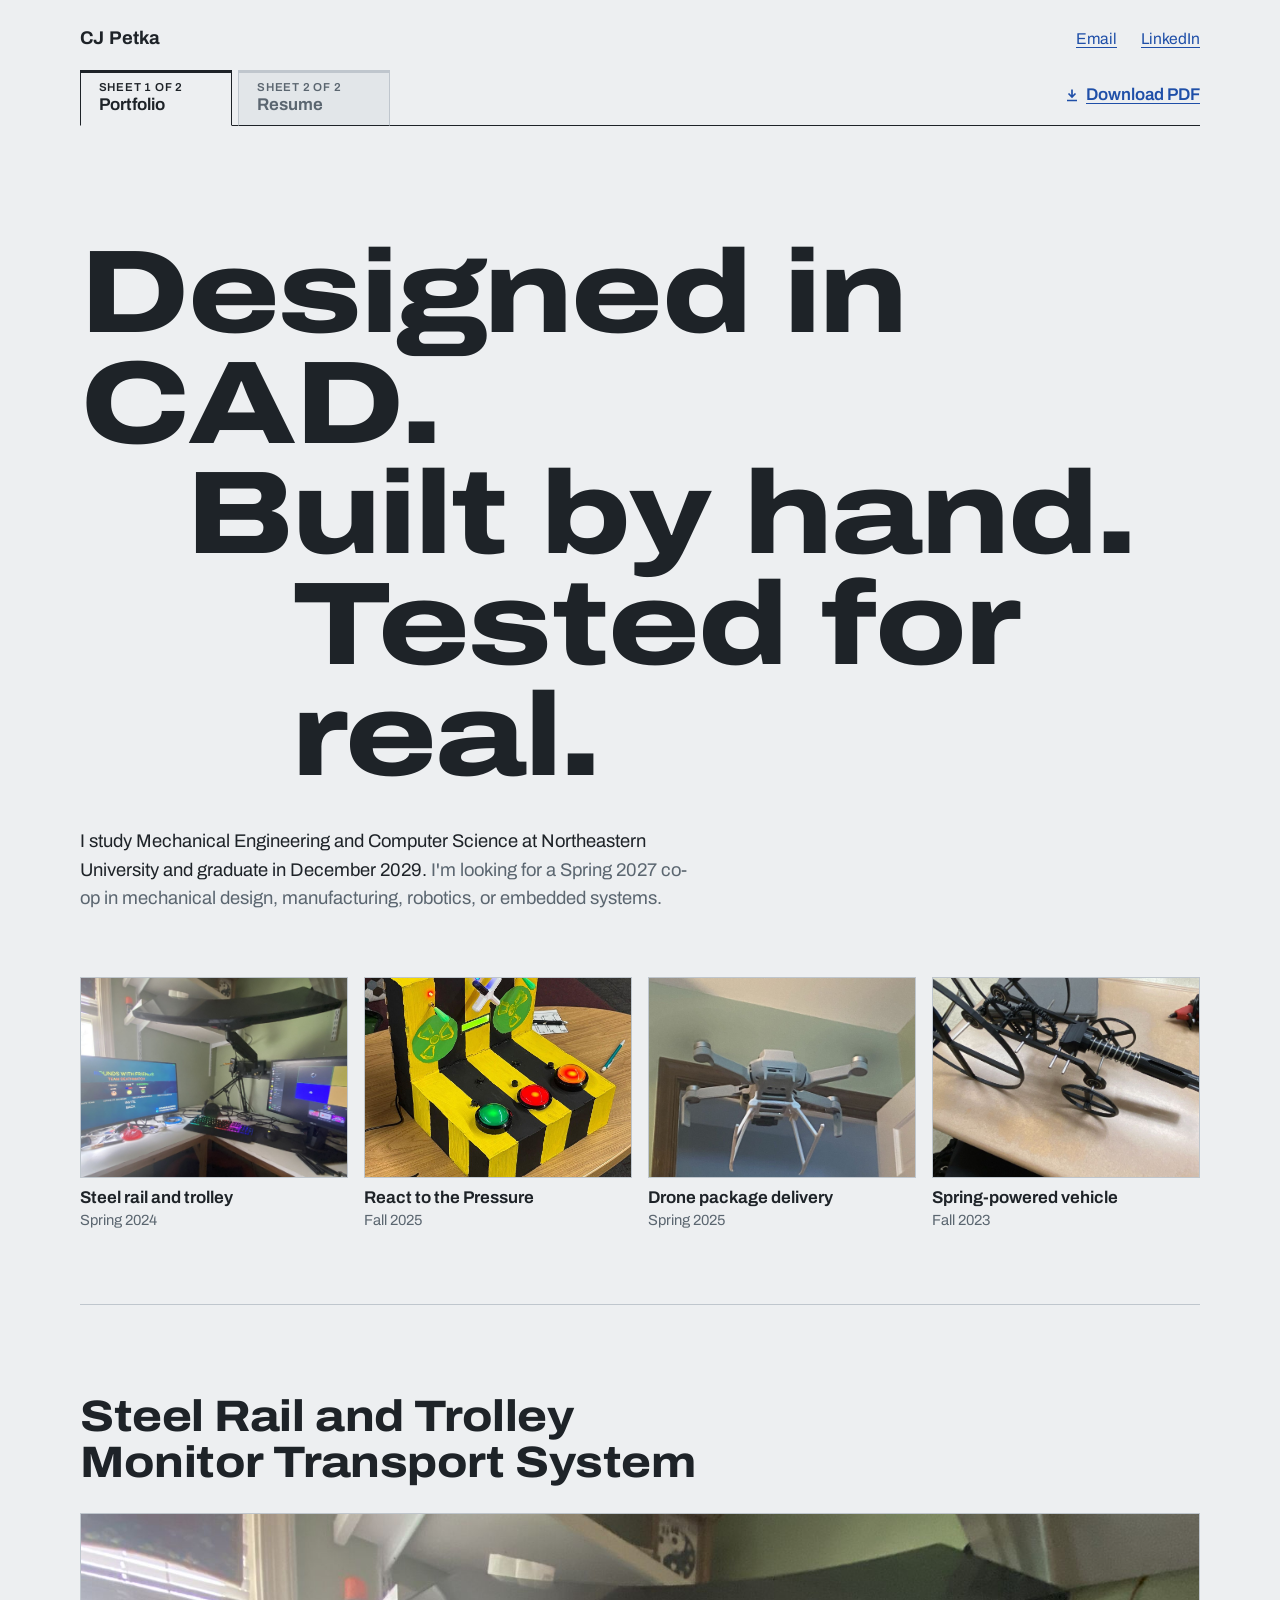
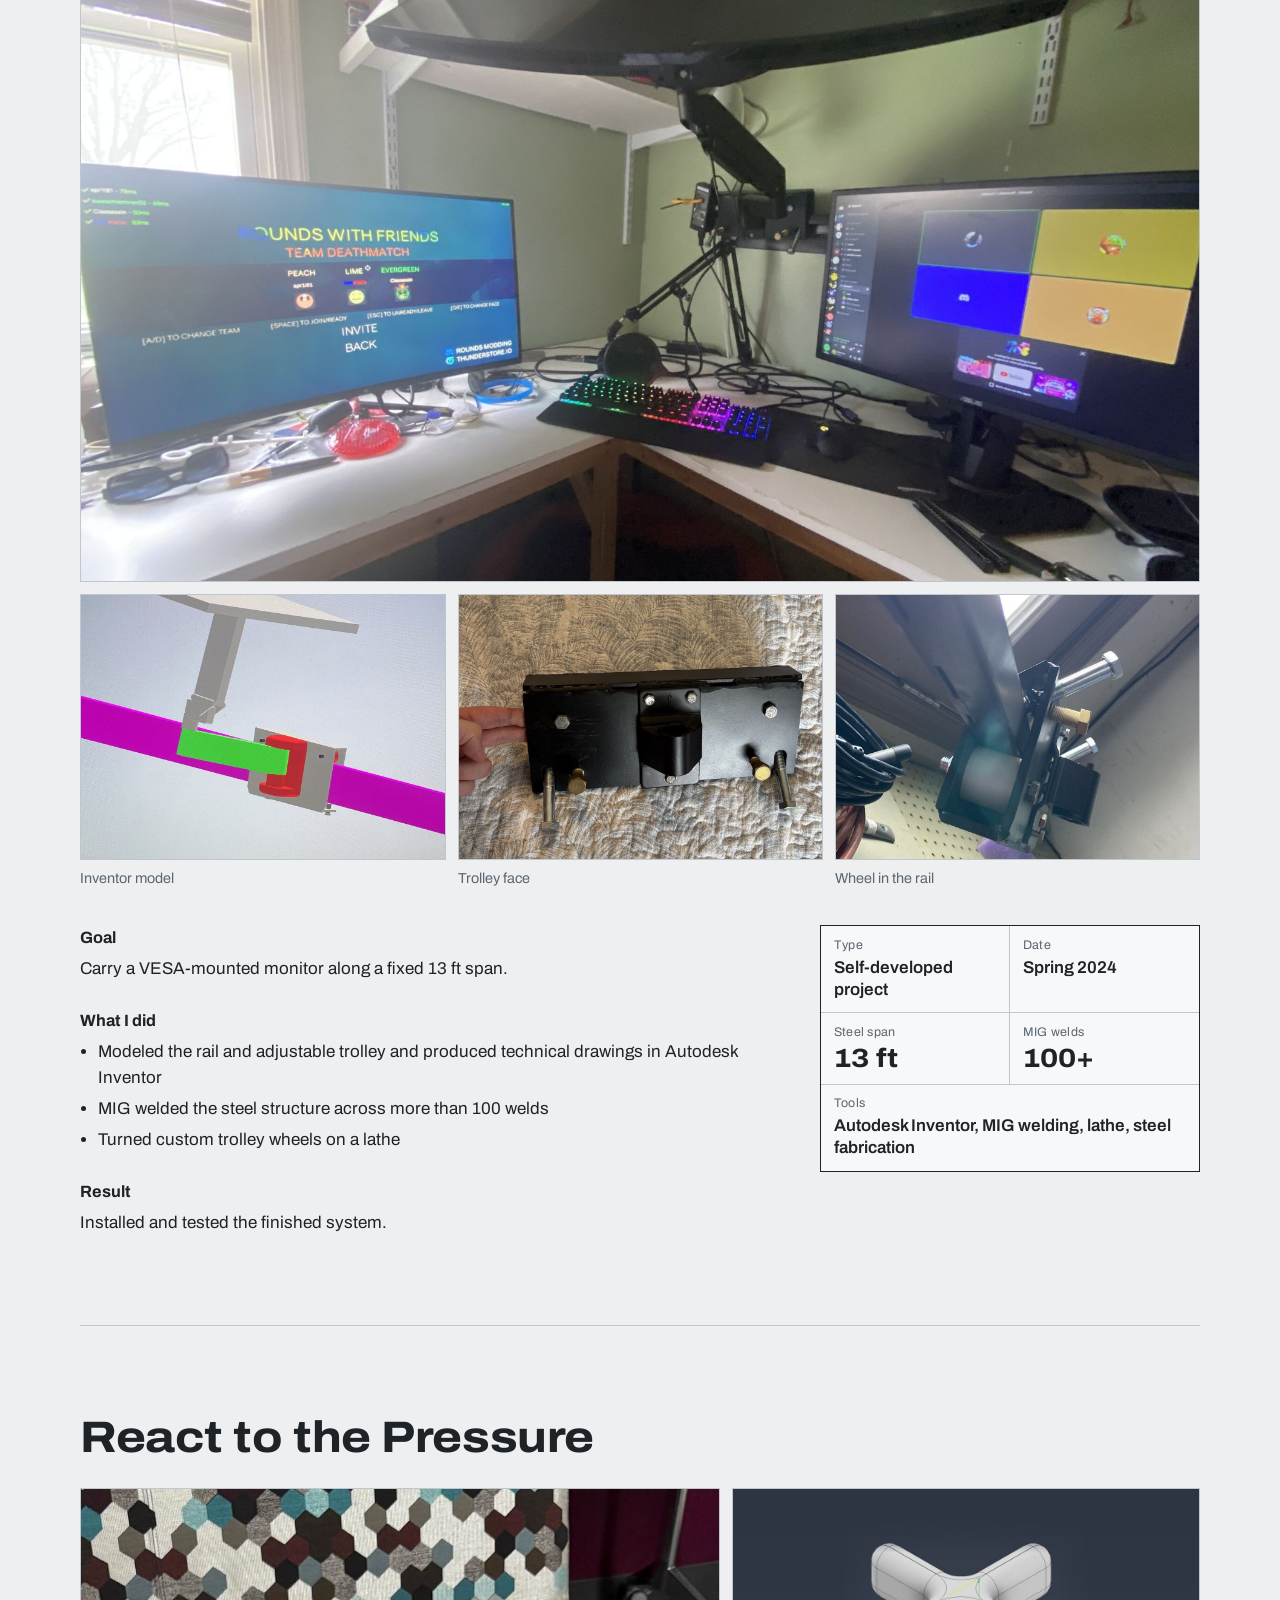
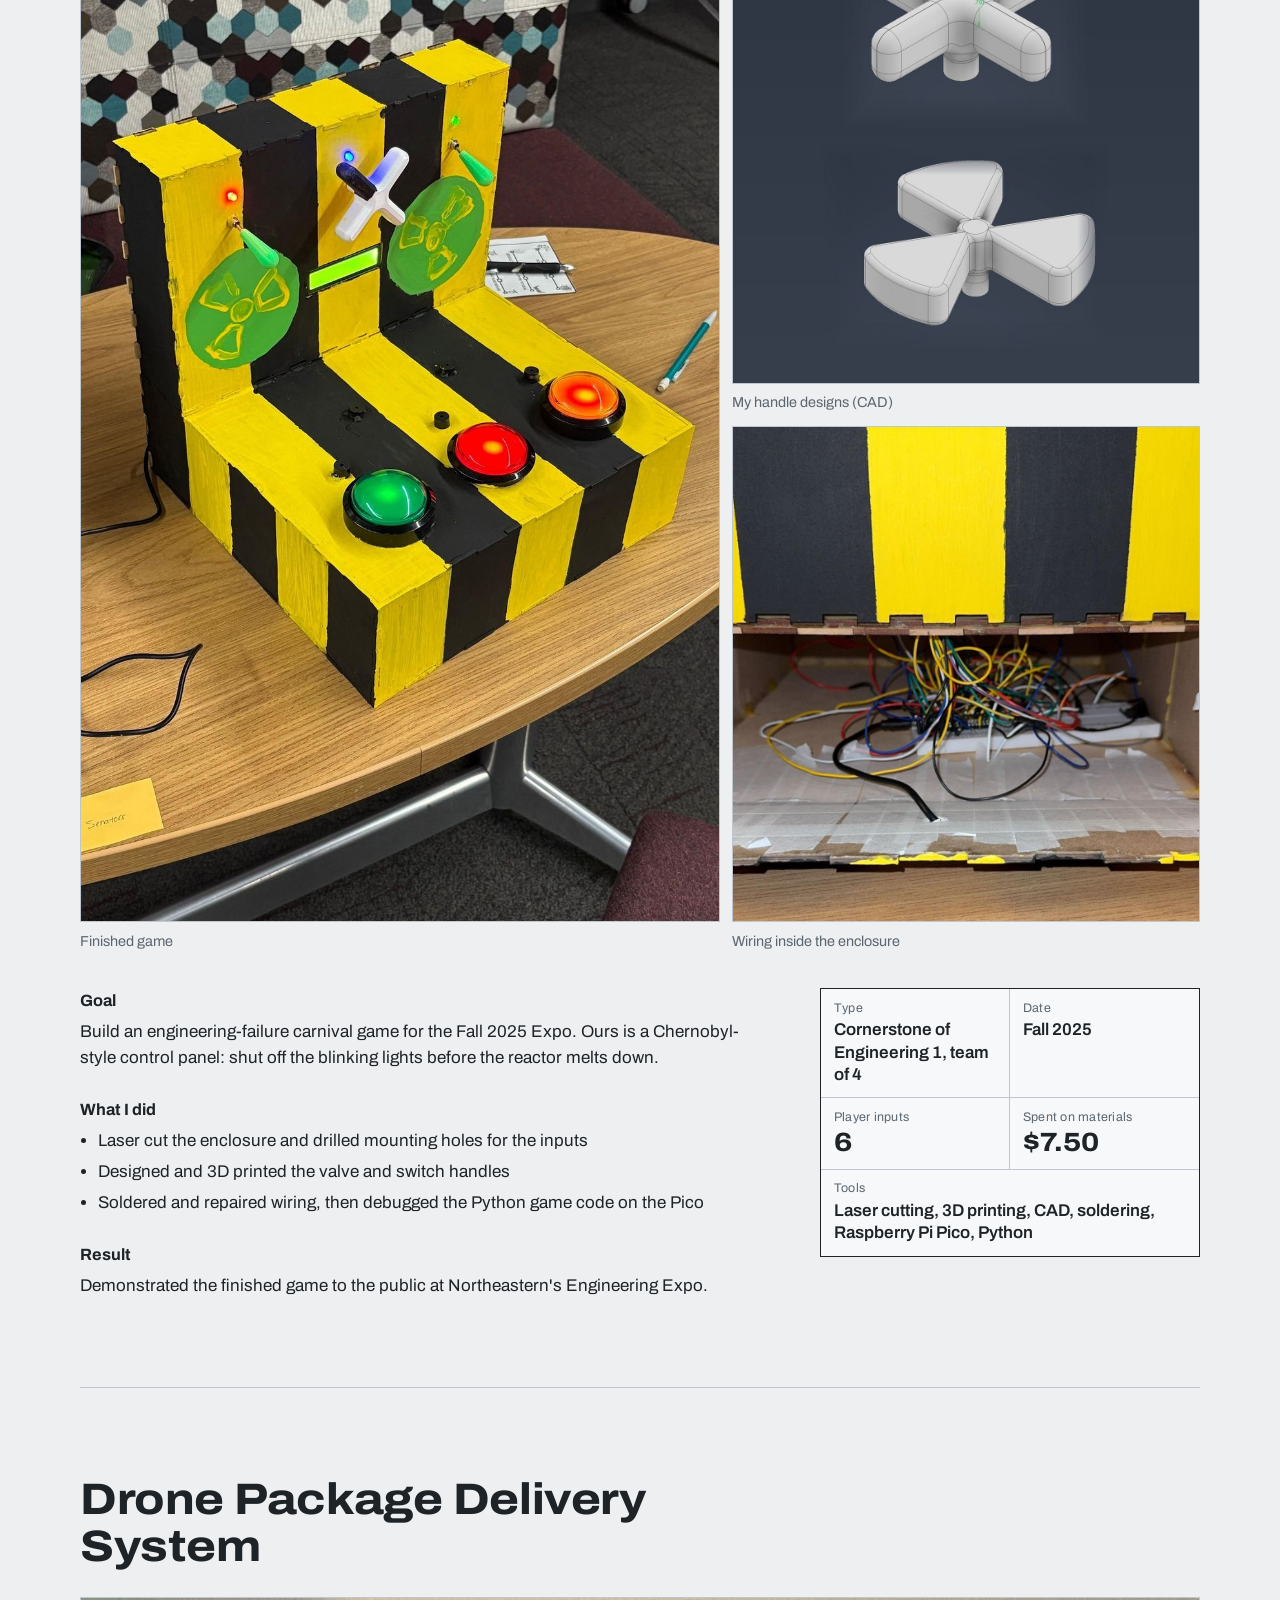
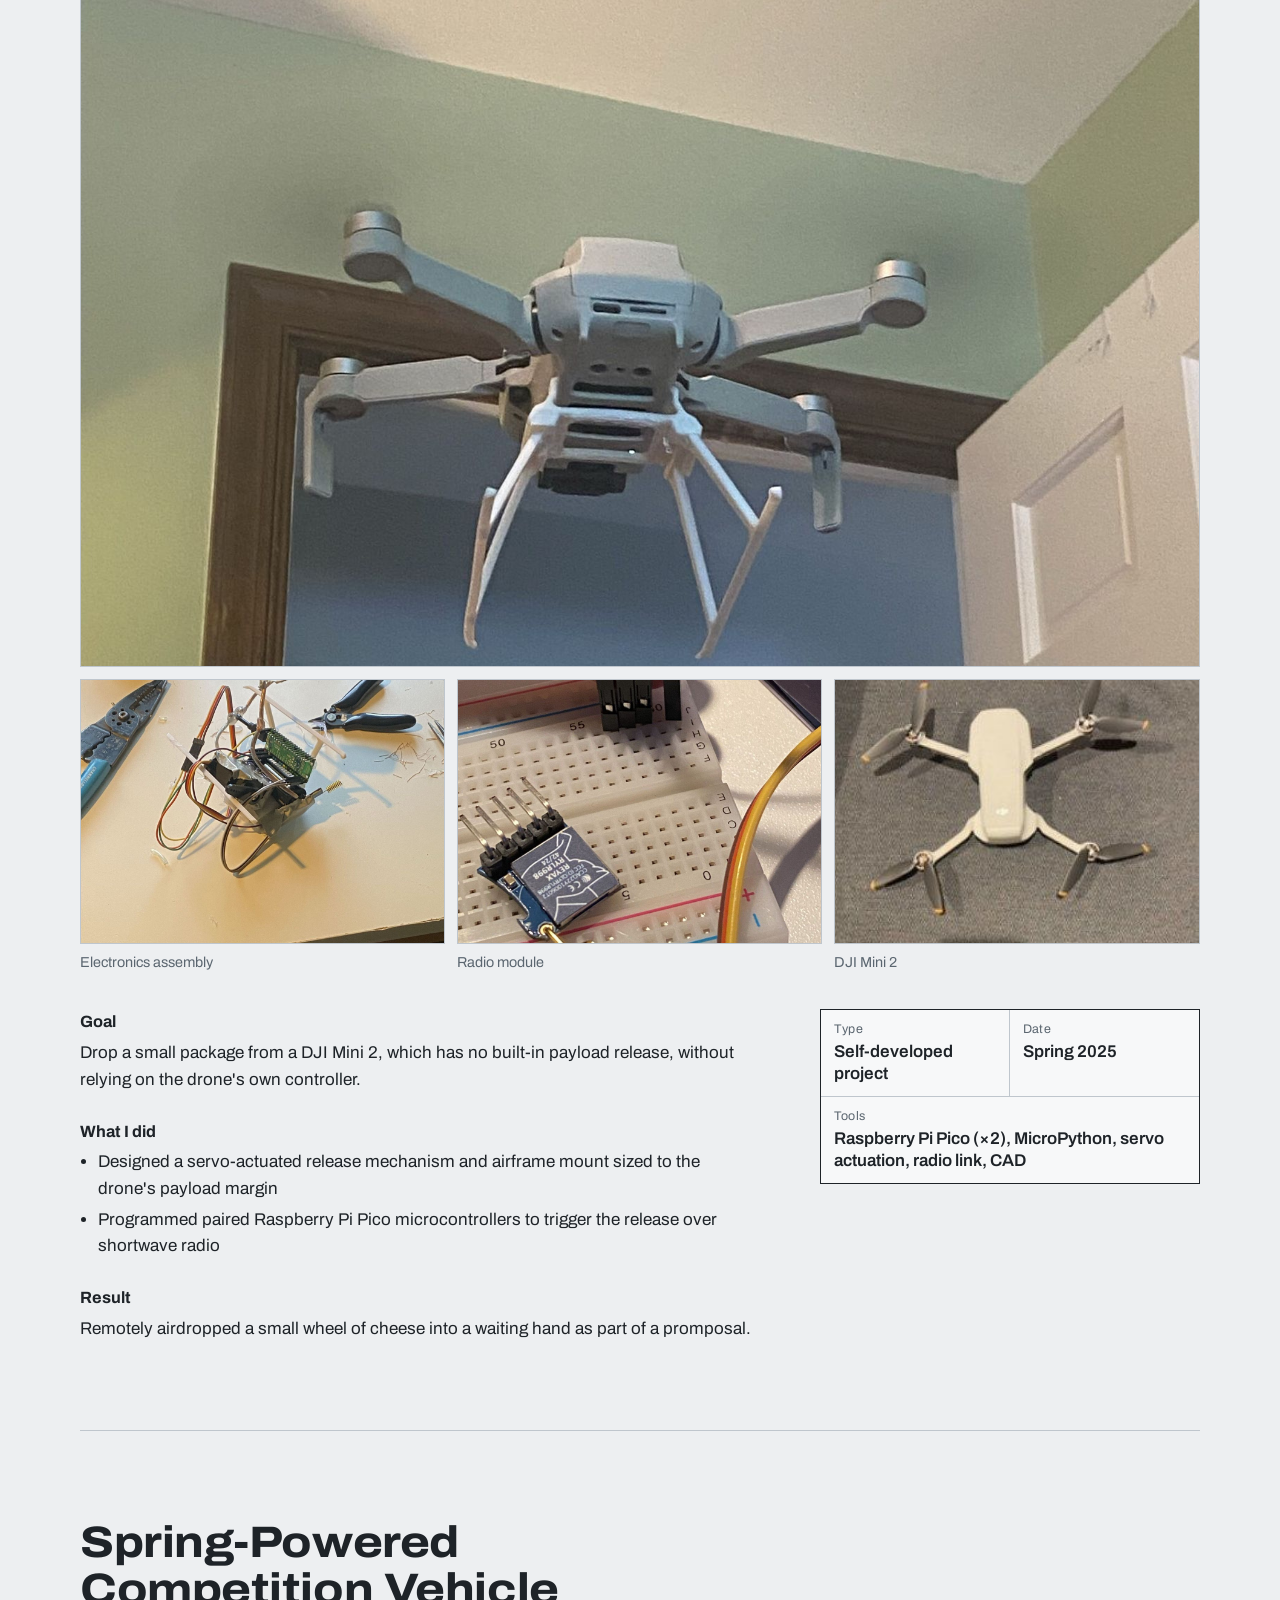
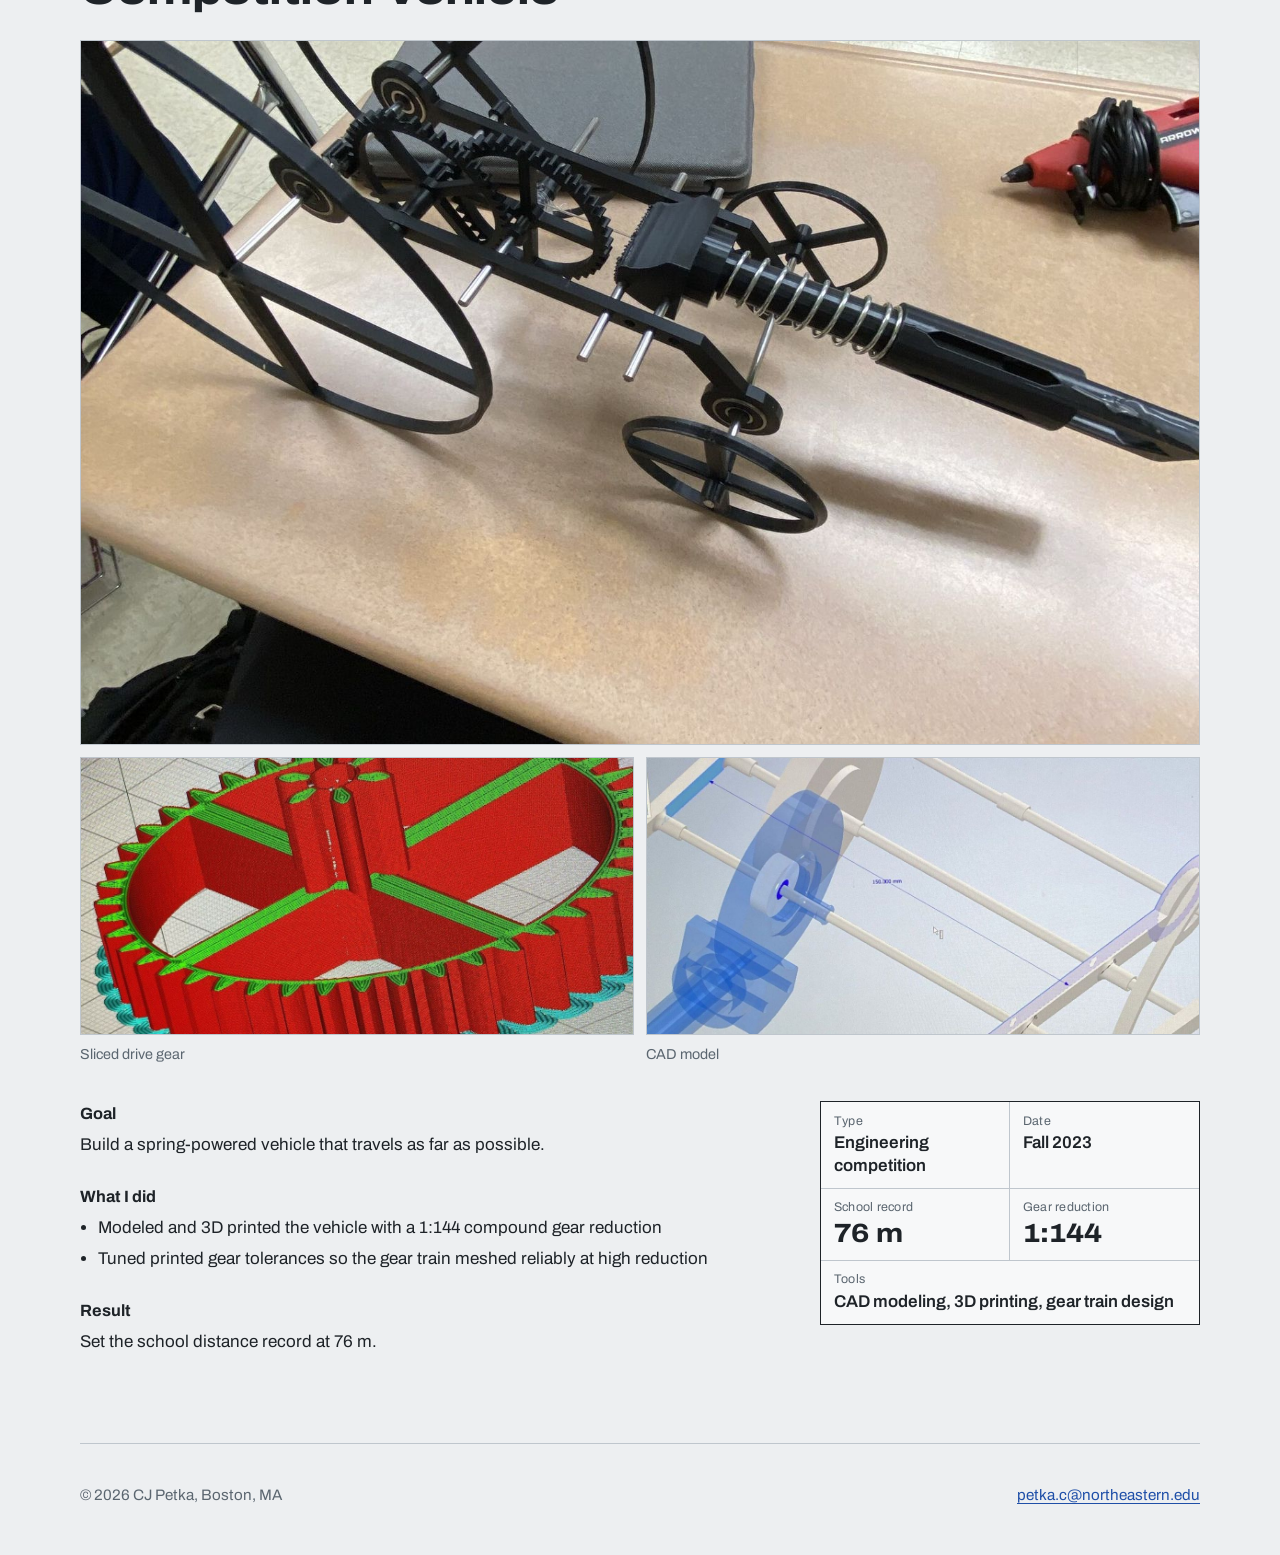
<file: index.html>
<!doctype html>
<html lang="en">
<head>
<meta charset="utf-8">
<title>CJ Petka</title>
<link rel="canonical" href="https://cjpetka.com/portfolio/">
<script>location.replace("portfolio/" + location.hash);</script>
<meta http-equiv="refresh" content="0; url=portfolio/">
</head>
<body><a href="portfolio/">CJ Petka | Engineering Portfolio</a></body>
</html>
</file>
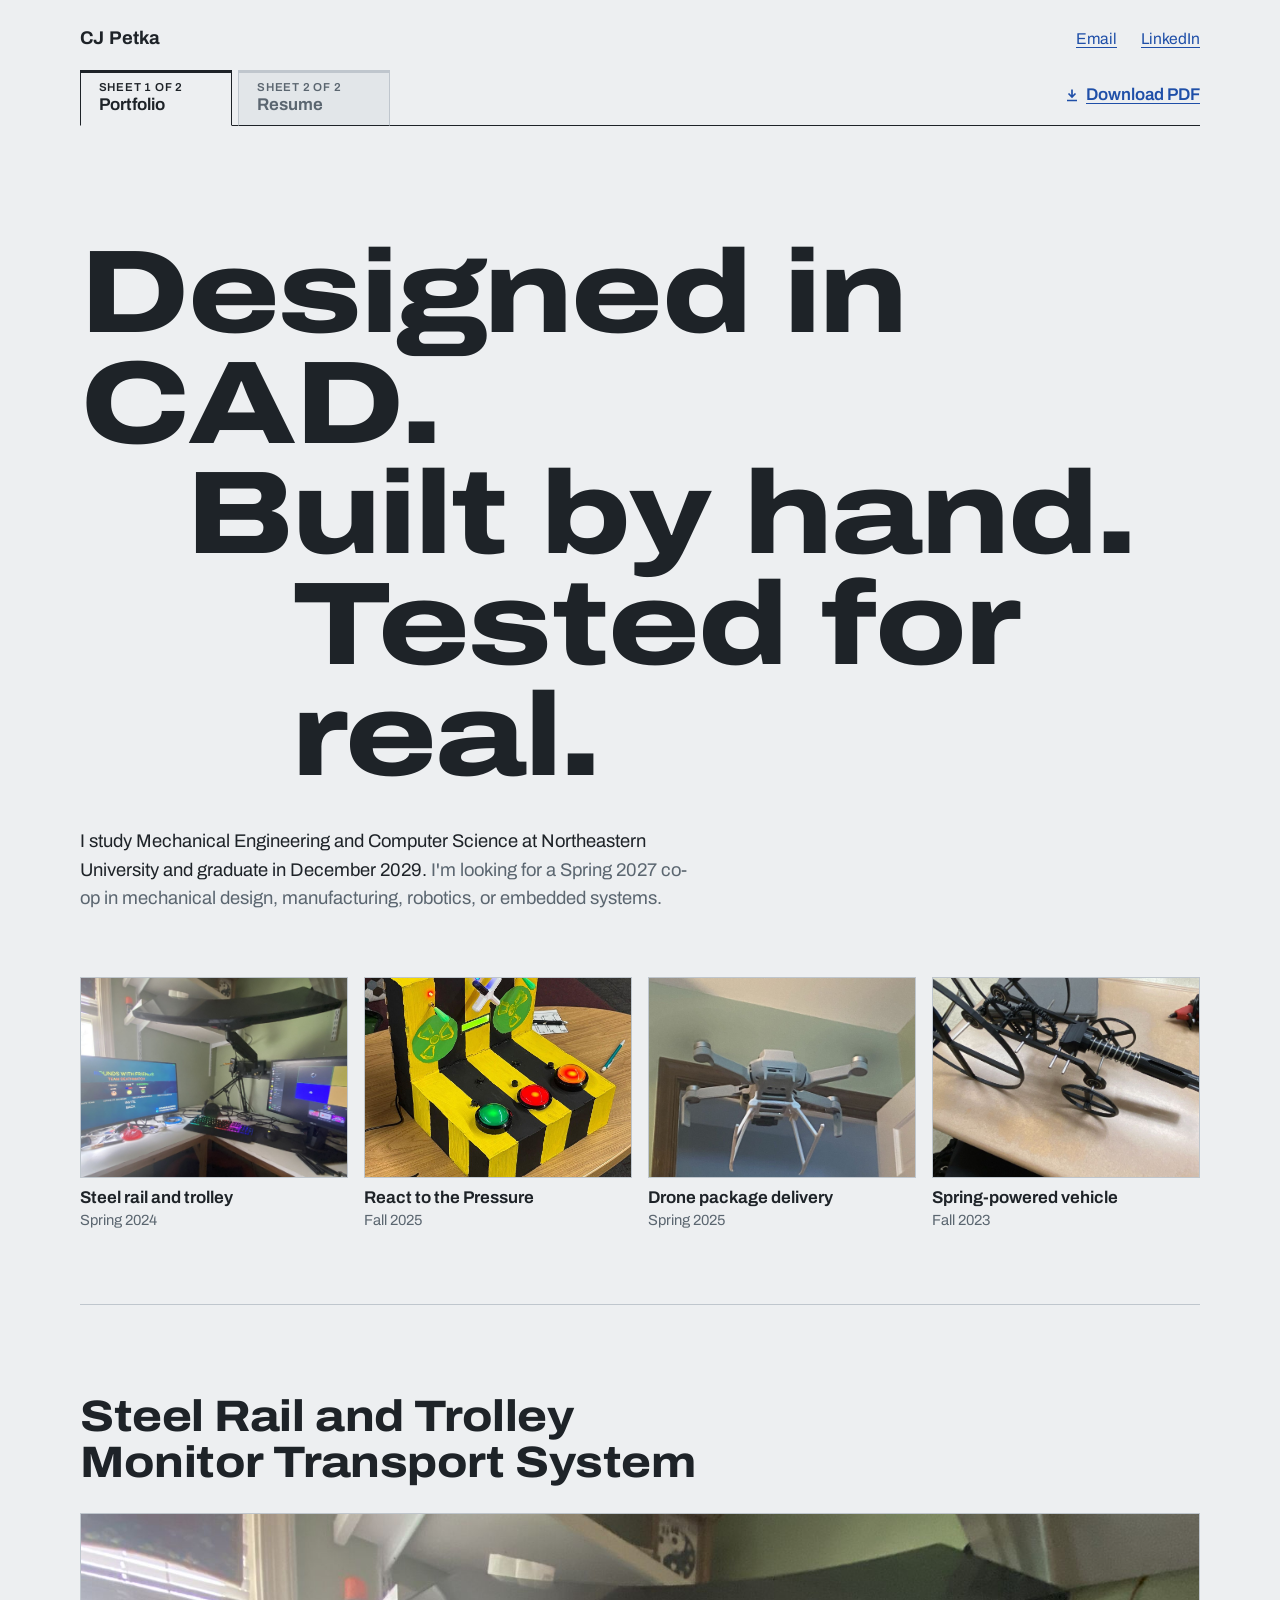
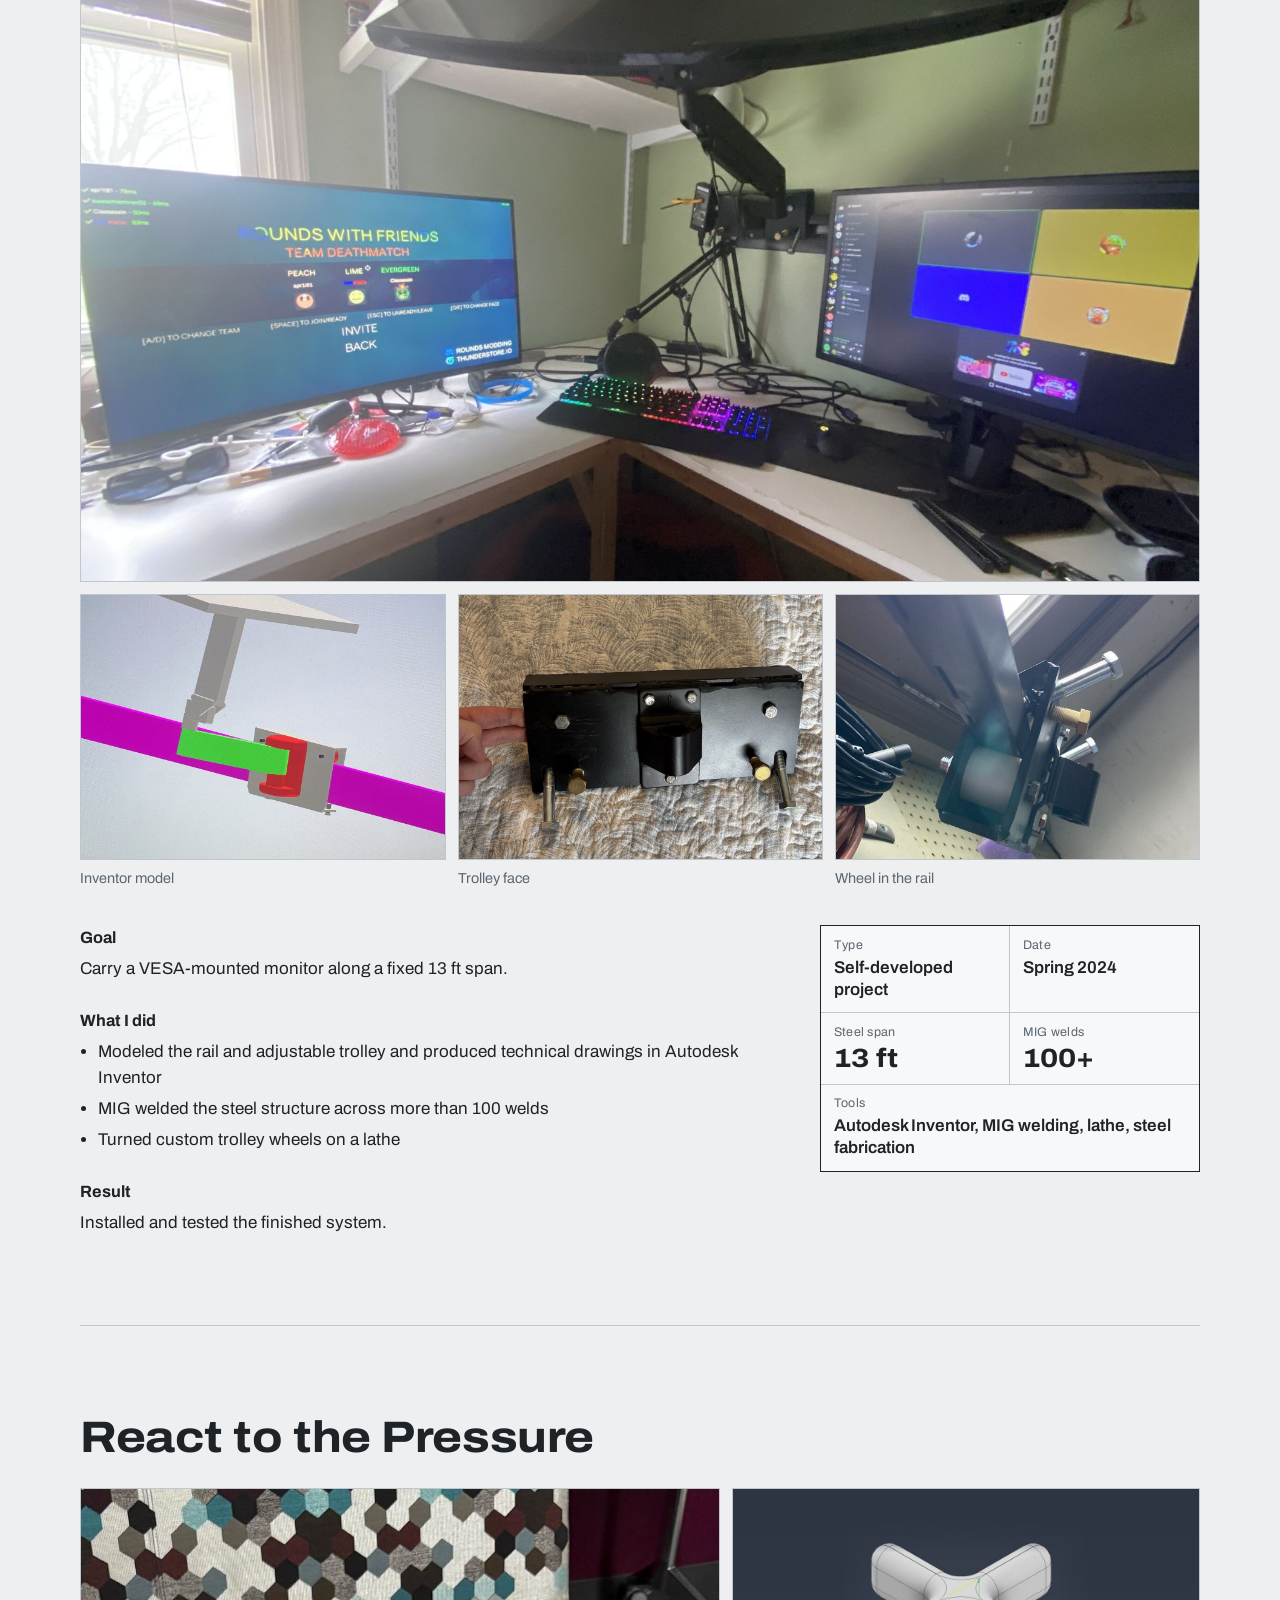
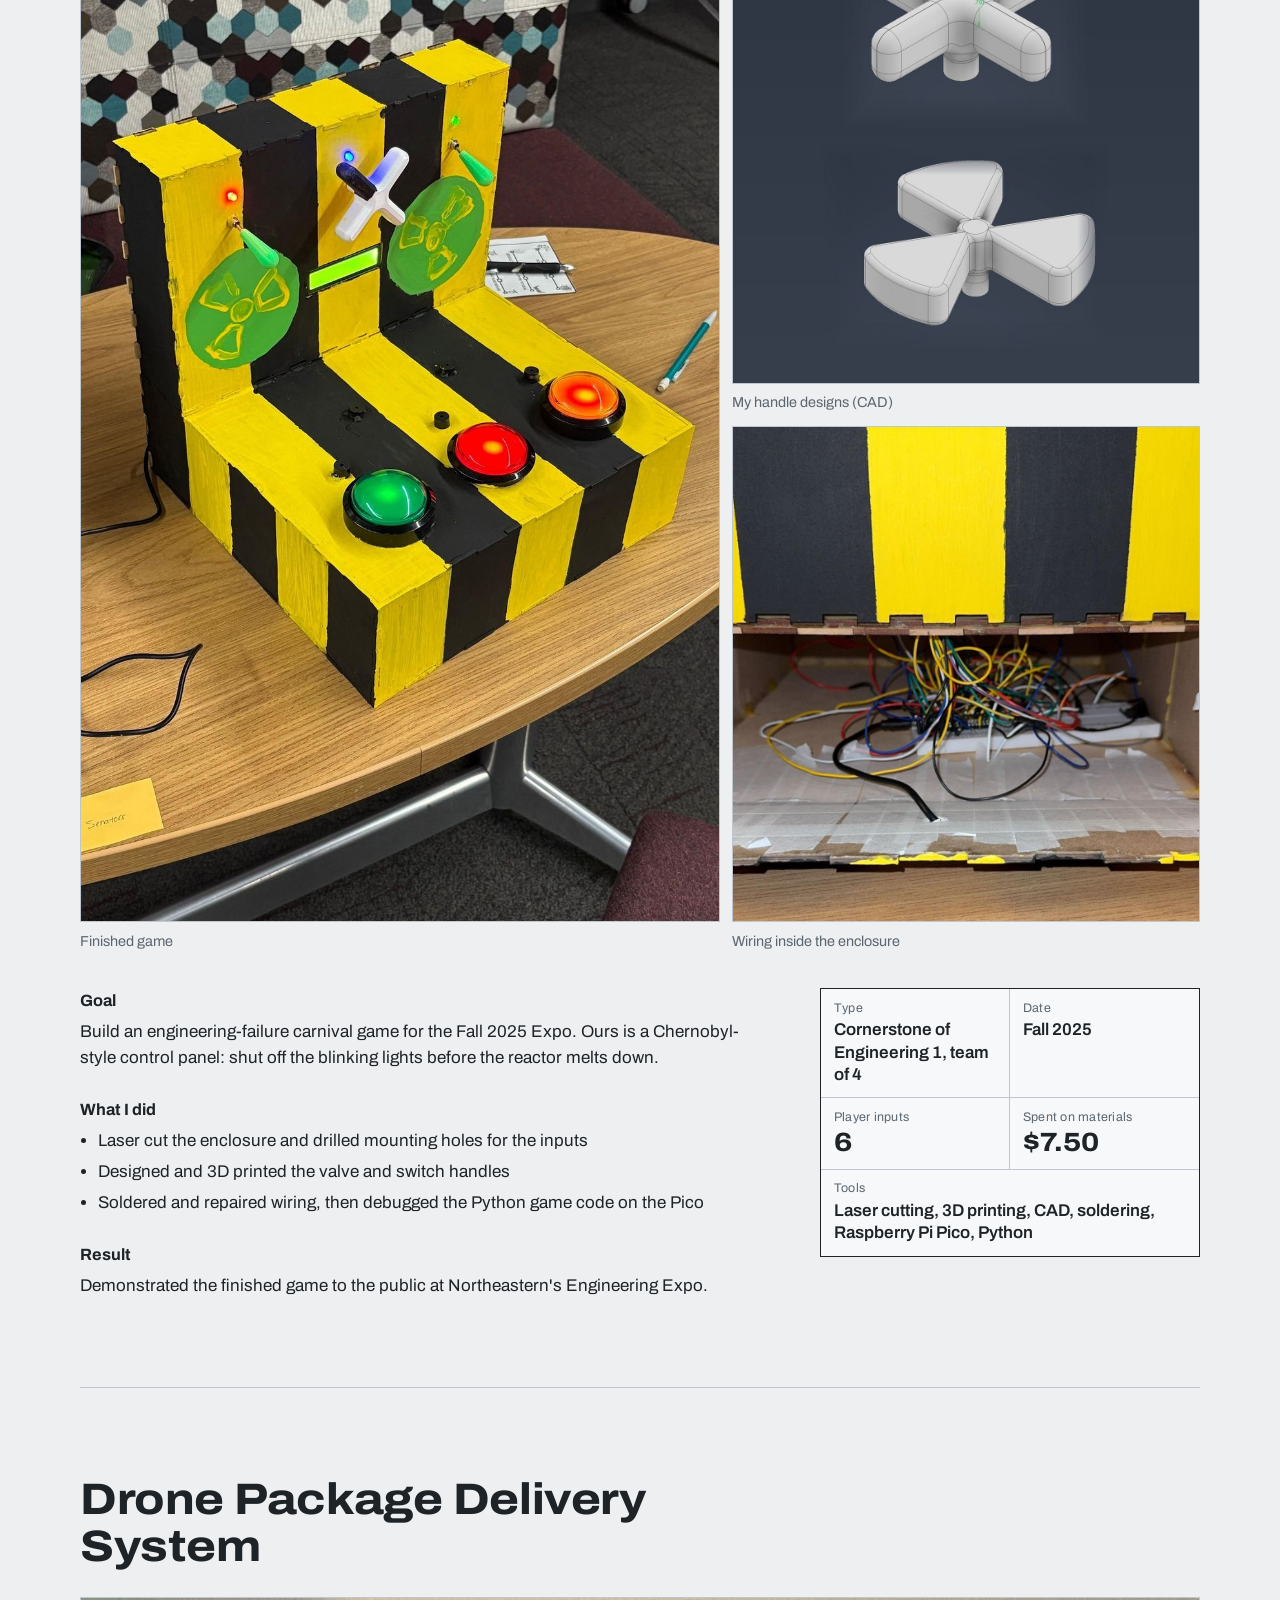
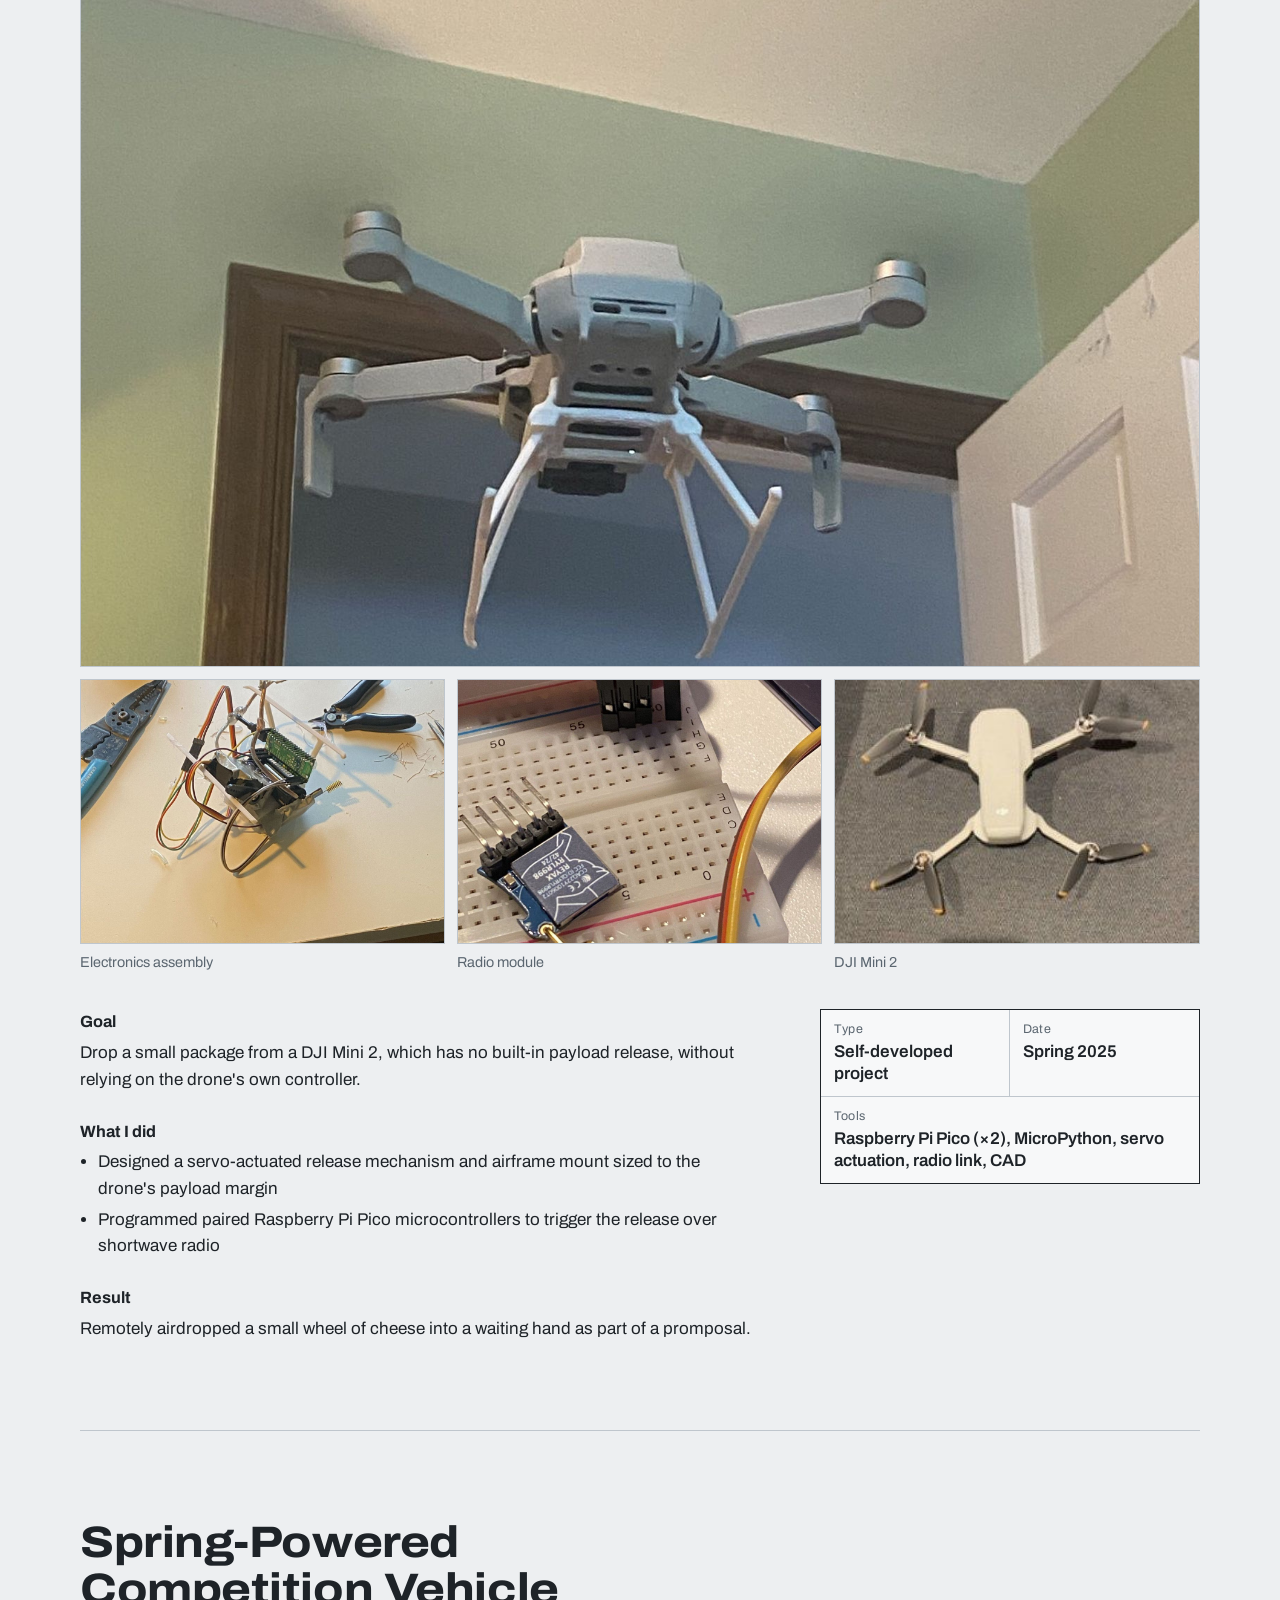
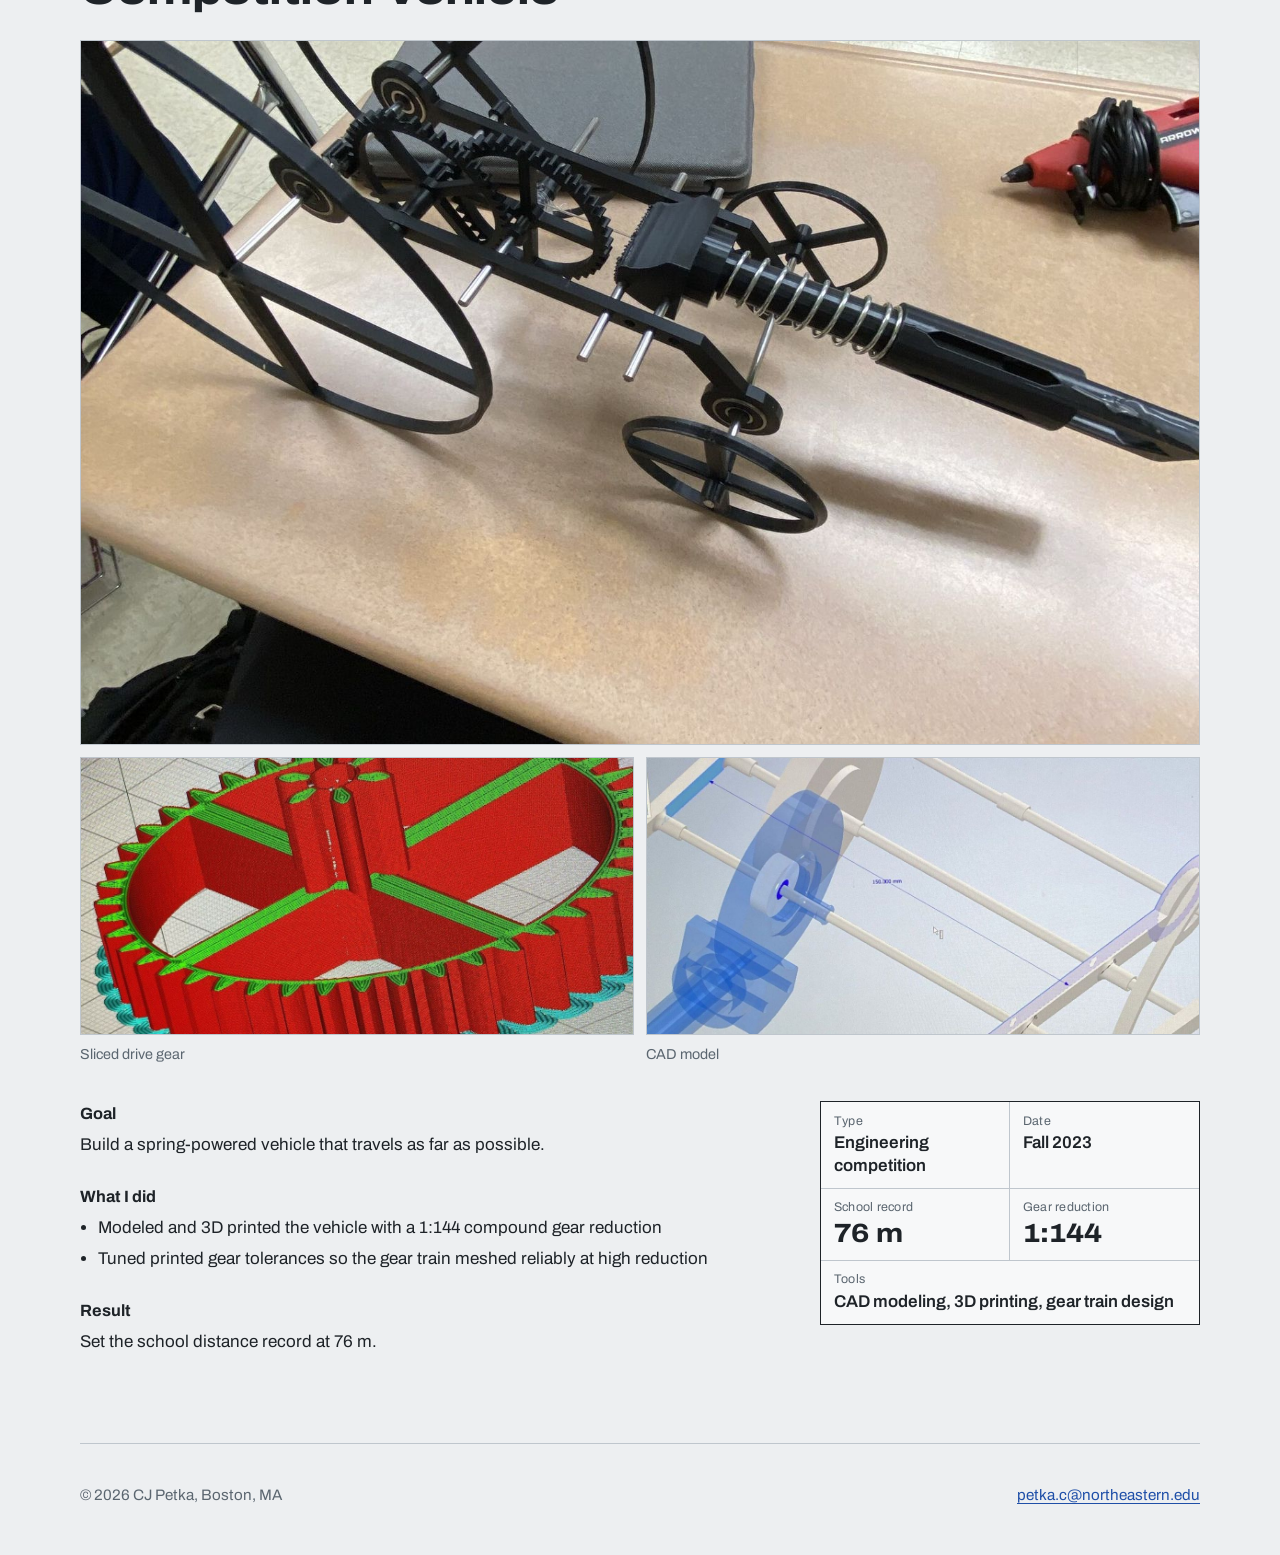
<file: portfolio/index.html>
<!doctype html>
<html lang="en">
<head>
<meta charset="utf-8">
<meta name="viewport" content="width=device-width, initial-scale=1">
<title>CJ Petka | Engineering Portfolio</title>
<meta name="description" content="Engineering portfolio of CJ Petka, Mechanical Engineering and Computer Science student at Northeastern University. Steel fabrication, 3D printed mechanisms, and Raspberry Pi Pico projects.">
<meta property="og:title" content="CJ Petka | Engineering Portfolio">
<meta property="og:image" content="https://cjpetka.com/images/rail-main.jpg">
<link rel="icon" href="data:image/svg+xml,%3Csvg xmlns='http://www.w3.org/2000/svg' viewBox='0 0 64 64'%3E%3Crect width='64' height='64' rx='6' fill='%231E2328'/%3E%3Ctext x='32' y='43' font-family='Arial,sans-serif' font-weight='700' font-size='28' fill='%23EDEFF1' text-anchor='middle'%3ECP%3C/text%3E%3C/svg%3E">
<link rel="preconnect" href="https://fonts.googleapis.com">
<link rel="preconnect" href="https://fonts.gstatic.com" crossorigin>
<link href="https://fonts.googleapis.com/css2?family=Archivo:wdth,wght@62..125,300..900&display=swap" rel="stylesheet">
<link rel="stylesheet" href="../style.css">
</head>
<body>

<header class="wrap">
  <div class="topbar">
    <h1><a href="../portfolio/">CJ Petka</a></h1>
    <nav aria-label="Contact">
      <a href="mailto:petka.c@northeastern.edu">Email</a>
      <a href="https://www.linkedin.com/in/cjpetka">LinkedIn</a>
    </nav>
  </div>
  <nav class="sheets" aria-label="Site sections">
    <a href="../portfolio/" aria-current="page"><small>Sheet 1 of 2</small>Portfolio</a>
    <a href="../resume/"><small>Sheet 2 of 2</small>Resume</a>
    <a class="pdf" href="../Petka_Portfolio_2026.pdf" download="CJ-Petka-Portfolio.pdf"><svg aria-hidden="true" viewBox="0 0 16 16" width="16" height="16"><path d="M8 2.5v7.5M4.5 6.5 8 10l3.5-3.5M3 13.5h10" fill="none" stroke="currentColor" stroke-width="1.7"/></svg><span><span class="long">Download </span>PDF</span></a>
  </nav>
  <section class="hero" aria-label="Introduction">
    <p class="tagline"><span>Designed in CAD.</span><span>Built by hand.</span><span>Tested for real.</span></p>
    <p class="intro">I study Mechanical Engineering and Computer Science at Northeastern University and graduate in December 2029.
      <span class="quiet">I'm looking for a Spring 2027 co-op in mechanical design, manufacturing, robotics, or embedded systems.</span></p>

    <ul class="index" aria-label="Projects">
      <li><a href="#rail"><img src="../images/rail-main.jpg" alt="" width="1600" height="955"><span class="name">Steel rail and trolley</span><span class="when">Spring 2024</span></a></li>
      <li><a href="#expo"><img src="../images/expo-main.jpg" alt="" width="1029" height="1600"><span class="name">React to the Pressure</span><span class="when">Fall 2025</span></a></li>
      <li><a href="#drone"><img src="../images/drone-main.jpg" alt="" width="1600" height="956"><span class="name">Drone package delivery</span><span class="when">Spring 2025</span></a></li>
      <li><a href="#car"><img src="../images/car-main.jpg" alt="" width="1600" height="1007"><span class="name">Spring-powered vehicle</span><span class="when">Fall 2023</span></a></li>
    </ul>
  </section>
</header>

<main>

  <!-- Steel rail -->
  <section class="project wrap" id="rail" aria-labelledby="rail-h">
    <h2 id="rail-h">Steel Rail and Trolley Monitor Transport System</h2>
    <div class="row">
      <figure style="--r:1.675"><a href="../images/rail-main.jpg"><img src="../images/rail-main.jpg" alt="Curved monitor raised on its arm above a desk, mounted to the trolley on the wall rail" width="1600" height="955" loading="lazy"></a></figure>
    </div>
    <div class="row">
      <figure style="--r:1.381"><a href="../images/rail-cad.jpg"><img src="../images/rail-cad.jpg" alt="Autodesk Inventor model of the rail, trolley, and monitor mount" width="1200" height="869" loading="lazy"></a><figcaption>Inventor model</figcaption></figure>
      <figure style="--r:1.379"><a href="../images/rail-trolley.jpg"><img src="../images/rail-trolley.jpg" alt="Black steel trolley plate with bolts and a center mount" width="1200" height="870" loading="lazy"></a><figcaption>Trolley face</figcaption></figure>
      <figure style="--r:1.379"><a href="../images/rail-wheel.jpg"><img src="../images/rail-wheel.jpg" alt="Underside view of a trolley wheel riding inside the steel rail" width="1200" height="870" loading="lazy"></a><figcaption>Wheel in the rail</figcaption></figure>
    </div>
    <div class="details">
      <div class="story">
        <h3>Goal</h3>
        <p>Carry a VESA-mounted monitor along a fixed 13 ft span.</p>
        <h3>What I did</h3>
        <ul>
          <li>Modeled the rail and adjustable trolley and produced technical drawings in Autodesk Inventor</li>
          <li>MIG welded the steel structure across more than 100 welds</li>
          <li>Turned custom trolley wheels on a lathe</li>
        </ul>
        <h3>Result</h3>
        <p>Installed and tested the finished system.</p>
      </div>
      <dl class="titleblock">
        <div><dt>Type</dt><dd>Self-developed project</dd></div>
        <div><dt>Date</dt><dd>Spring 2024</dd></div>
        <div class="fig"><dt>Steel span</dt><dd>13 ft</dd></div>
        <div class="fig"><dt>MIG welds</dt><dd>100+</dd></div>
        <div class="wide"><dt>Tools</dt><dd>Autodesk Inventor, MIG welding, lathe, steel fabrication</dd></div>
      </dl>
    </div>
  </section>

  <!-- React to the Pressure -->
  <section class="project wrap" id="expo" aria-labelledby="expo-h">
    <h2 id="expo-h">React to the Pressure</h2>
    <div class="split">
      <figure><a href="../images/expo-main.jpg"><img src="../images/expo-main.jpg" alt="Yellow and black striped reactor-themed game with green, red, and orange buttons, a valve handle, and radiation symbols" width="1029" height="1600" loading="lazy"></a><figcaption>Finished game</figcaption></figure>
      <div class="stack">
        <figure><a href="../images/expo-cad.jpg"><img src="../images/expo-cad.jpg" alt="CAD renders of a cross-shaped valve handle and a three-blade handle" width="1130" height="1200" loading="lazy"></a><figcaption>My handle designs (CAD)</figcaption></figure>
        <figure><a href="../images/expo-wiring.jpg"><img src="../images/expo-wiring.jpg" alt="Wiring inside the laser-cut enclosure, seen from the front" width="1129" height="1200" loading="lazy"></a><figcaption>Wiring inside the enclosure</figcaption></figure>
      </div>
    </div>
    <div class="details">
      <div class="story">
        <h3>Goal</h3>
        <p>Build an engineering-failure carnival game for the Fall 2025 Expo. Ours is a Chernobyl-style control panel: shut off the blinking lights before the reactor melts down.</p>
        <h3>What I did</h3>
        <ul>
          <li>Laser cut the enclosure and drilled mounting holes for the inputs</li>
          <li>Designed and 3D printed the valve and switch handles</li>
          <li>Soldered and repaired wiring, then debugged the Python game code on the Pico</li>
        </ul>
        <h3>Result</h3>
        <p>Demonstrated the finished game to the public at Northeastern's Engineering Expo.</p>
      </div>
      <dl class="titleblock">
        <div><dt>Type</dt><dd>Cornerstone of Engineering 1, team of 4</dd></div>
        <div><dt>Date</dt><dd>Fall 2025</dd></div>
        <div class="fig"><dt>Player inputs</dt><dd>6</dd></div>
        <div class="fig"><dt>Spent on materials</dt><dd>$7.50</dd></div>
        <div class="wide"><dt>Tools</dt><dd>Laser cutting, 3D printing, CAD, soldering, Raspberry Pi Pico, Python</dd></div>
      </dl>
    </div>
  </section>

  <!-- Drone -->
  <section class="project wrap" id="drone" aria-labelledby="drone-h">
    <h2 id="drone-h">Drone Package Delivery System</h2>
    <div class="row">
      <figure style="--r:1.674"><a href="../images/drone-main.jpg"><img src="../images/drone-main.jpg" alt="DJI Mini 2 hovering indoors with the release mechanism and landing legs mounted underneath" width="1600" height="956" loading="lazy"></a></figure>
    </div>
    <div class="row">
      <figure style="--r:1.379"><a href="../images/drone-electronics.jpg"><img src="../images/drone-electronics.jpg" alt="Raspberry Pi Pico electronics and wiring assembled on a desk" width="1200" height="870" loading="lazy"></a><figcaption>Electronics assembly</figcaption></figure>
      <figure style="--r:1.379"><a href="../images/drone-radio.jpg"><img src="../images/drone-radio.jpg" alt="Radio module with a spring antenna on a breadboard" width="1200" height="870" loading="lazy"></a><figcaption>Radio module</figcaption></figure>
      <figure style="--r:1.385"><a href="../images/drone-dji.jpg"><img src="../images/drone-dji.jpg" alt="DJI Mini 2 drone seen from above" width="331" height="239" loading="lazy"></a><figcaption>DJI Mini 2</figcaption></figure>
    </div>
    <div class="details">
      <div class="story">
        <h3>Goal</h3>
        <p>Drop a small package from a DJI Mini 2, which has no built-in payload release, without relying on the drone's own controller.</p>
        <h3>What I did</h3>
        <ul>
          <li>Designed a servo-actuated release mechanism and airframe mount sized to the drone's payload margin</li>
          <li>Programmed paired Raspberry Pi Pico microcontrollers to trigger the release over shortwave radio</li>
        </ul>
        <h3>Result</h3>
        <p>Remotely airdropped a small wheel of cheese into a waiting hand as part of a promposal.</p>
      </div>
      <dl class="titleblock">
        <div><dt>Type</dt><dd>Self-developed project</dd></div>
        <div><dt>Date</dt><dd>Spring 2025</dd></div>
        <div class="wide"><dt>Tools</dt><dd>Raspberry Pi Pico (&times;2), MicroPython, servo actuation, radio link, CAD</dd></div>
      </dl>
    </div>
  </section>

  <!-- Spring car -->
  <section class="project wrap" id="car" aria-labelledby="car-h">
    <h2 id="car-h">Spring-Powered Competition Vehicle</h2>
    <div class="row">
      <figure style="--r:1.589"><a href="../images/car-main.jpg"><img src="../images/car-main.jpg" alt="Black 3D printed spring-powered vehicle with large spoked wheels on a classroom table" width="1600" height="1007" loading="lazy"></a></figure>
    </div>
    <div class="row">
      <figure style="--r:2"><a href="../images/car-gear.jpg"><img src="../images/car-gear.jpg" alt="Slicer preview of a 3D printed drive gear" width="1200" height="600" loading="lazy"></a><figcaption>Sliced drive gear</figcaption></figure>
      <figure style="--r:2"><a href="../images/car-cad.jpg"><img src="../images/car-cad.jpg" alt="CAD model of the vehicle frame and gear train" width="1200" height="600" loading="lazy"></a><figcaption>CAD model</figcaption></figure>
    </div>
    <div class="details">
      <div class="story">
        <h3>Goal</h3>
        <p>Build a spring-powered vehicle that travels as far as possible.</p>
        <h3>What I did</h3>
        <ul>
          <li>Modeled and 3D printed the vehicle with a 1:144 compound gear reduction</li>
          <li>Tuned printed gear tolerances so the gear train meshed reliably at high reduction</li>
        </ul>
        <h3>Result</h3>
        <p>Set the school distance record at 76 m.</p>
      </div>
      <dl class="titleblock">
        <div><dt>Type</dt><dd>Engineering competition</dd></div>
        <div><dt>Date</dt><dd>Fall 2023</dd></div>
        <div class="fig"><dt>School record</dt><dd>76 m</dd></div>
        <div class="fig"><dt>Gear reduction</dt><dd>1:144</dd></div>
        <div class="wide"><dt>Tools</dt><dd>CAD modeling, 3D printing, gear train design</dd></div>
      </dl>
    </div>
  </section>

</main>

<footer class="wrap">
  <span>&copy; 2026 CJ Petka, Boston, MA</span>
  <a href="mailto:petka.c@northeastern.edu">petka.c@northeastern.edu</a>
</footer>
<dialog id="viewer" aria-label="Photo viewer">
  <button type="button" data-close>Close</button>
  <img alt="">
  <p></p>
</dialog>

<script>
  // Photo viewer: links open the full image without JavaScript; with it, they open in a dialog.
  (function () {
    const dlg = document.getElementById("viewer");
    if (!dlg || typeof dlg.showModal !== "function") return;
    const big = dlg.querySelector("img"), cap = dlg.querySelector("p");
    document.querySelectorAll("figure a").forEach(function (a) {
      a.addEventListener("click", function (e) {
        e.preventDefault();
        const img = a.querySelector("img"), fc = a.parentElement.querySelector("figcaption");
        big.src = a.getAttribute("href"); big.alt = img.alt;
        cap.textContent = fc ? fc.textContent : img.alt;
        dlg.showModal();
      });
    });
    dlg.querySelector("[data-close]").addEventListener("click", function () { dlg.close(); });
    dlg.addEventListener("click", function (e) { if (e.target === dlg) dlg.close(); });
  })();
</script>
</body>
</html>
</file>
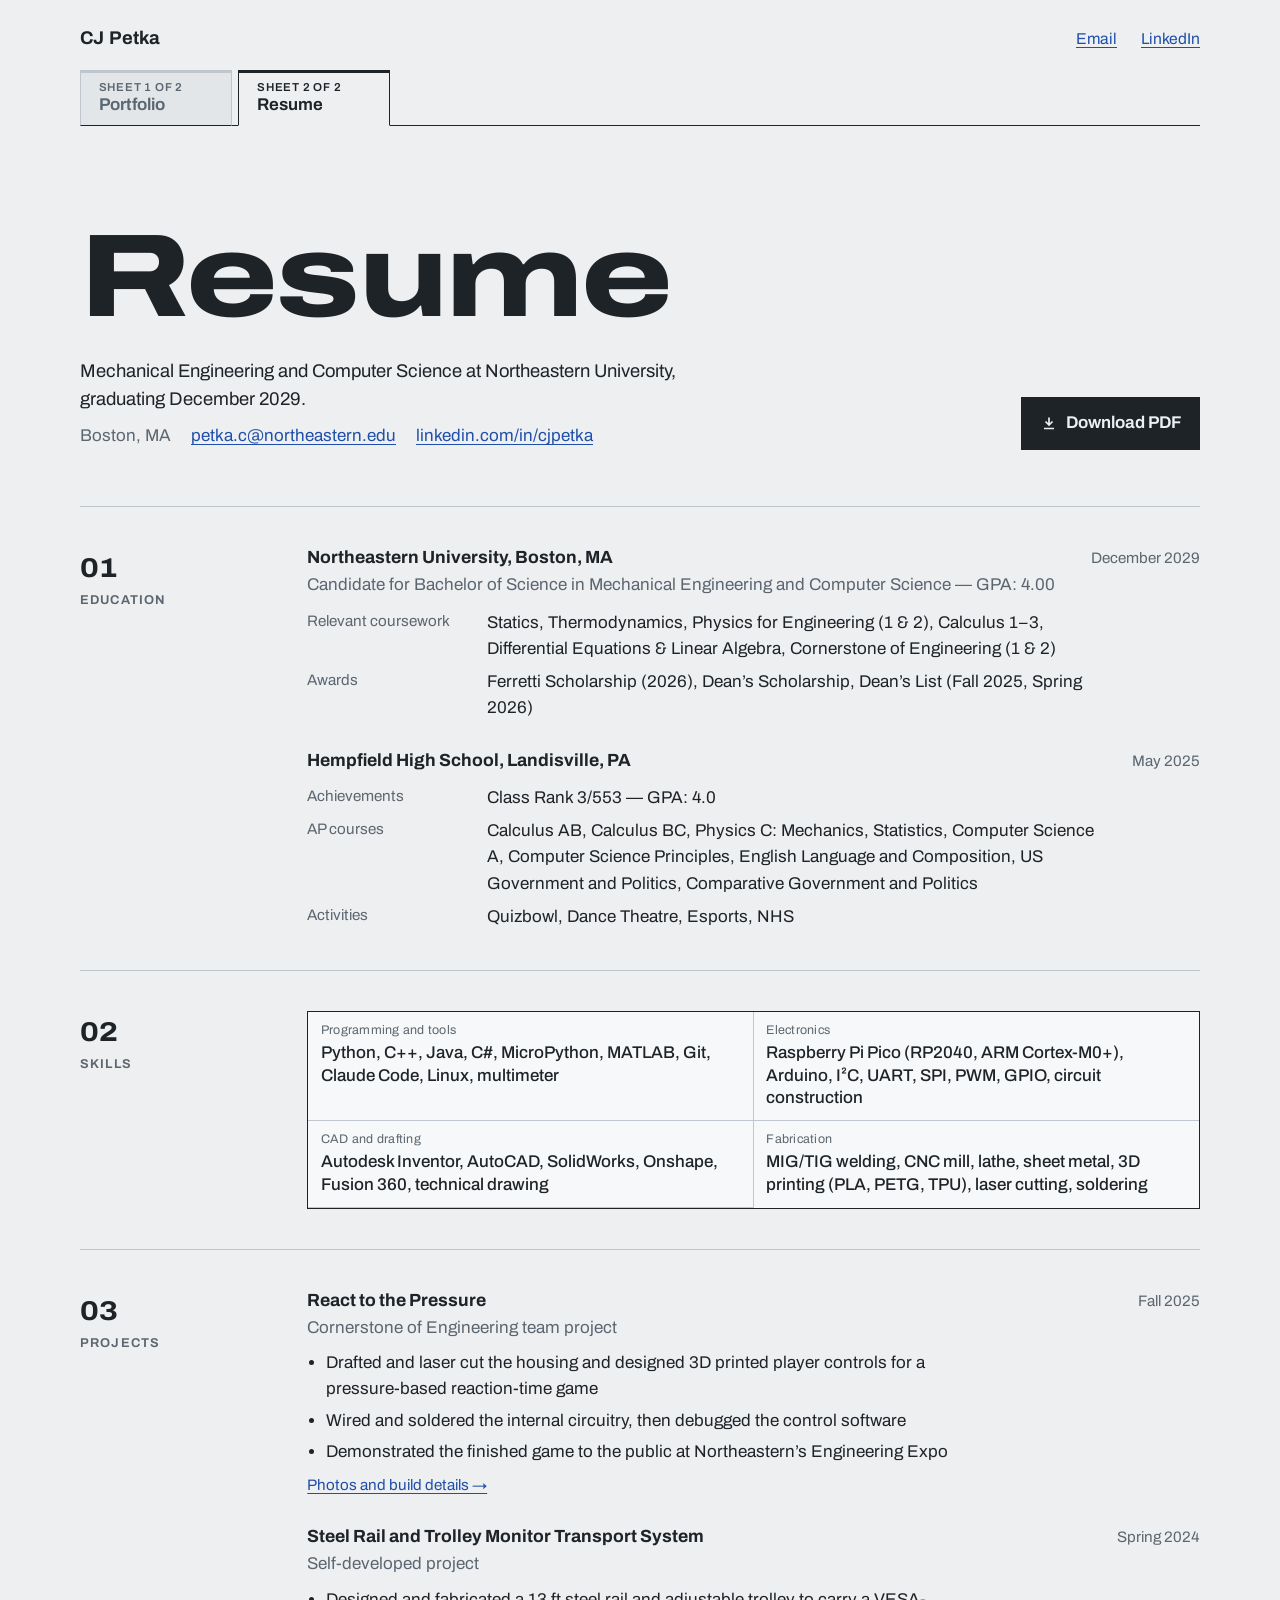
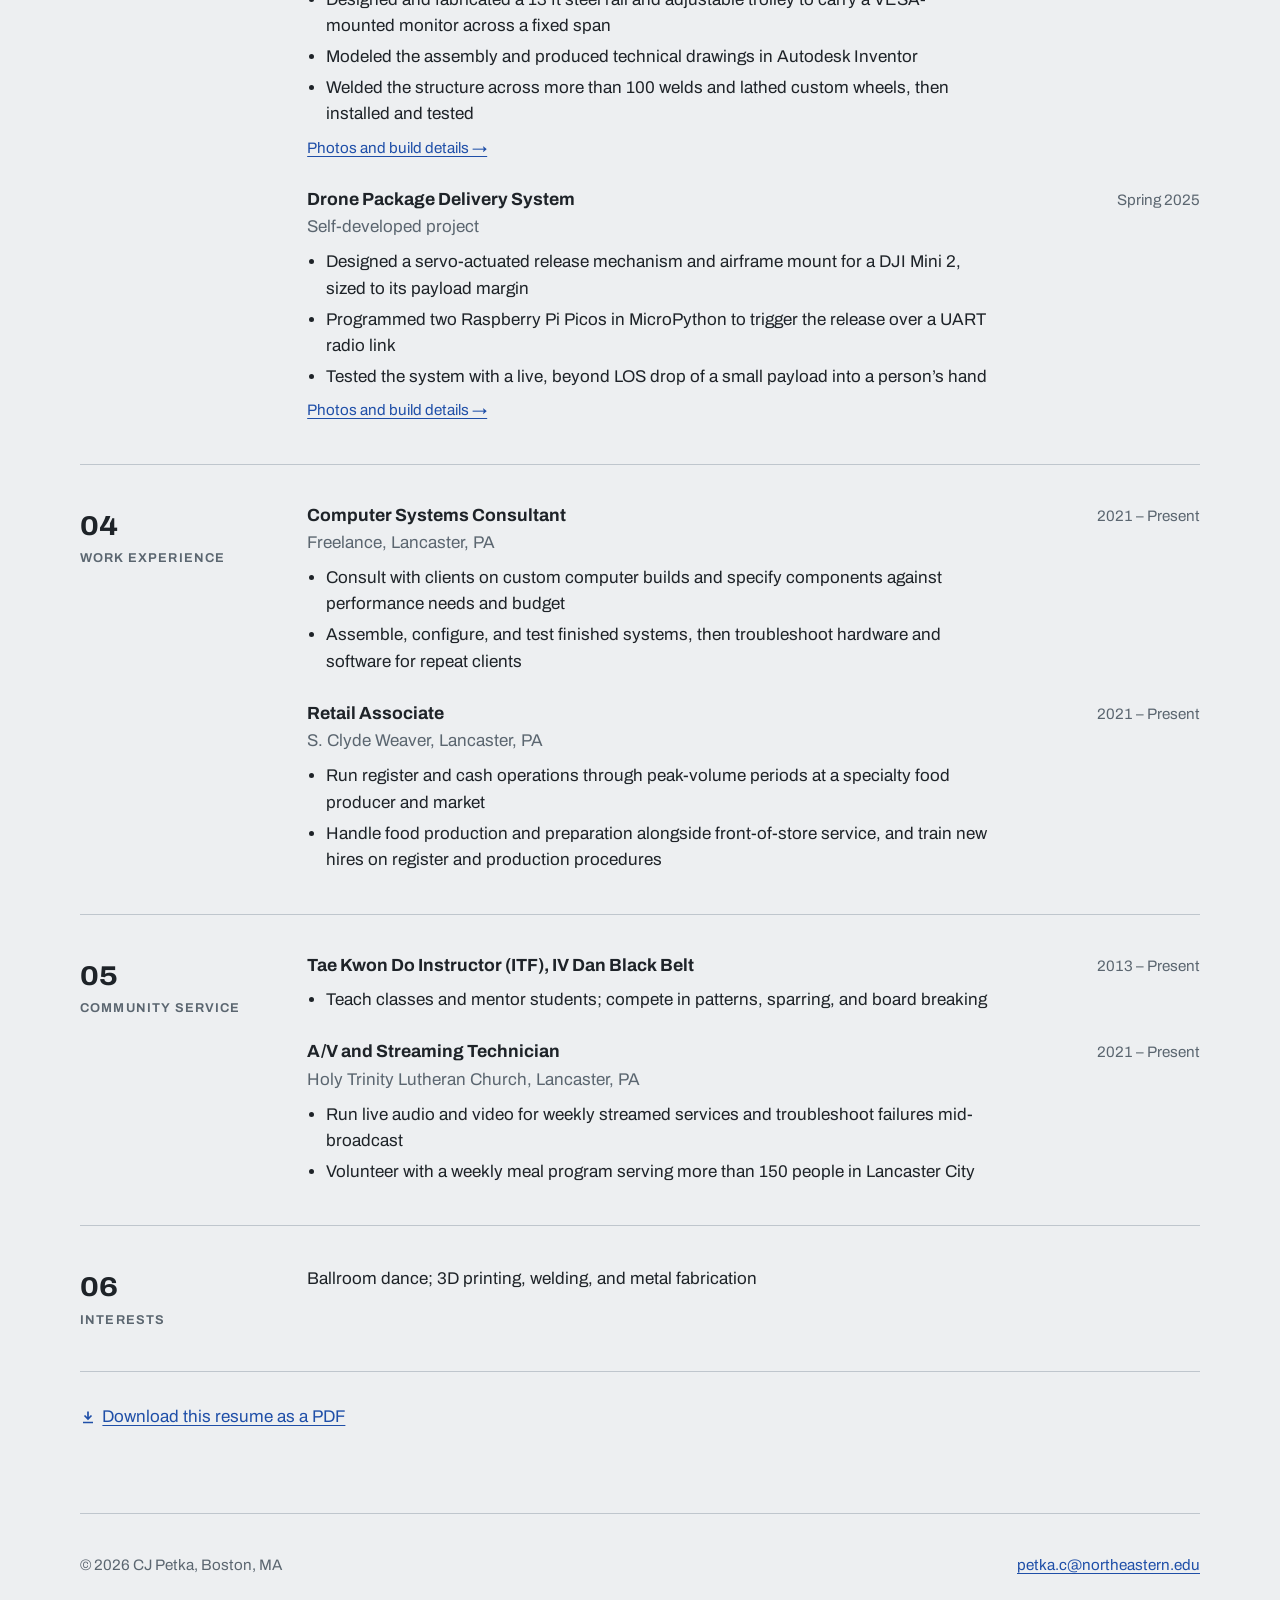
<file: resume/index.html>
<!doctype html>
<html lang="en">
<head>
<meta charset="utf-8">
<meta name="viewport" content="width=device-width, initial-scale=1">
<title>CJ Petka | Resume</title>
<meta name="description" content="Resume of CJ Petka, Mechanical Engineering and Computer Science student at Northeastern University, graduating December 2029.">
<meta property="og:title" content="CJ Petka | Resume">
<meta property="og:image" content="https://cjpetka.com/images/rail-main.jpg">
<link rel="icon" href="data:image/svg+xml,%3Csvg xmlns='http://www.w3.org/2000/svg' viewBox='0 0 64 64'%3E%3Crect width='64' height='64' rx='6' fill='%231E2328'/%3E%3Ctext x='32' y='43' font-family='Arial,sans-serif' font-weight='700' font-size='28' fill='%23EDEFF1' text-anchor='middle'%3ECP%3C/text%3E%3C/svg%3E">
<link rel="preconnect" href="https://fonts.googleapis.com">
<link rel="preconnect" href="https://fonts.gstatic.com" crossorigin>
<link href="https://fonts.googleapis.com/css2?family=Archivo:wdth,wght@62..125,300..900&display=swap" rel="stylesheet">
<link rel="stylesheet" href="../style.css">
</head>
<body>

<header class="wrap">
  <div class="topbar">
    <h1><a href="../portfolio/">CJ Petka</a></h1>
    <nav aria-label="Contact">
      <a href="mailto:petka.c@northeastern.edu">Email</a>
      <a href="https://www.linkedin.com/in/cjpetka">LinkedIn</a>
    </nav>
  </div>
  <nav class="sheets" aria-label="Site sections">
    <a href="../portfolio/"><small>Sheet 1 of 2</small>Portfolio</a>
    <a href="../resume/" aria-current="page"><small>Sheet 2 of 2</small>Resume</a>
  </nav>
</header>

<main class="resume wrap">
  <div class="r-head">
    <div>
      <h2>Resume</h2>
      <p class="lede">Mechanical Engineering and Computer Science at Northeastern University, graduating December 2029.</p>
      <p class="reach"><span>Boston, MA</span><a href="mailto:petka.c@northeastern.edu">petka.c@northeastern.edu</a><a href="https://www.linkedin.com/in/cjpetka">linkedin.com/in/cjpetka</a></p>
    </div>
    <a class="btn" href="../Petka%20Resume.pdf" download="CJ-Petka-Resume.pdf"><svg aria-hidden="true" viewBox="0 0 16 16" width="16" height="16"><path d="M8 2.5v7.5M4.5 6.5 8 10l3.5-3.5M3 13.5h10" fill="none" stroke="currentColor" stroke-width="1.7"/></svg>Download PDF</a>
  </div>

  <section class="r-sec" aria-labelledby="edu-h">
    <h3 id="edu-h"><span>01</span>Education</h3>
    <div>
      <div class="entry">
        <div class="entry-head"><h4>Northeastern University, Boston, MA</h4><span class="when">December 2029</span></div>
        <p class="sub">Candidate for Bachelor of Science in Mechanical Engineering and Computer Science &mdash; GPA: 4.00</p>
        <dl class="facts">
          <dt>Relevant coursework</dt><dd>Statics, Thermodynamics, Physics for Engineering (1 &amp; 2), Calculus 1&ndash;3, Differential Equations &amp; Linear Algebra, Cornerstone of Engineering (1 &amp; 2)</dd>
          <dt>Awards</dt><dd>Ferretti Scholarship (2026), Dean&rsquo;s Scholarship, Dean&rsquo;s List (Fall 2025, Spring 2026)</dd>
        </dl>
      </div>
      <div class="entry">
        <div class="entry-head"><h4>Hempfield High School, Landisville, PA</h4><span class="when">May 2025</span></div>
        <dl class="facts">
          <dt>Achievements</dt><dd>Class Rank 3/553 &mdash; GPA: 4.0</dd>
          <dt>AP courses</dt><dd>Calculus AB, Calculus BC, Physics C: Mechanics, Statistics, Computer Science A, Computer Science Principles, English Language and Composition, US Government and Politics, Comparative Government and Politics</dd>
          <dt>Activities</dt><dd>Quizbowl, Dance Theatre, Esports, NHS</dd>
        </dl>
      </div>
    </div>
  </section>

  <section class="r-sec" aria-labelledby="skills-h">
    <h3 id="skills-h"><span>02</span>Skills</h3>
    <dl class="titleblock skills">
      <div><dt>Programming and tools</dt><dd>Python, C++, Java, C#, MicroPython, MATLAB, Git, Claude Code, Linux, multimeter</dd></div>
      <div><dt>Electronics</dt><dd>Raspberry Pi Pico (RP2040, ARM Cortex-M0+), Arduino, I&sup2;C, UART, SPI, PWM, GPIO, circuit construction</dd></div>
      <div><dt>CAD and drafting</dt><dd>Autodesk Inventor, AutoCAD, SolidWorks, Onshape, Fusion 360, technical drawing</dd></div>
      <div><dt>Fabrication</dt><dd>MIG/TIG welding, CNC mill, lathe, sheet metal, 3D printing (PLA, PETG, TPU), laser cutting, soldering</dd></div>
    </dl>
  </section>

  <section class="r-sec" aria-labelledby="proj-h">
    <h3 id="proj-h"><span>03</span>Projects</h3>
    <div>
      <div class="entry">
        <div class="entry-head"><h4>React to the Pressure</h4><span class="when">Fall 2025</span></div>
        <p class="sub">Cornerstone of Engineering team project</p>
        <ul>
          <li>Drafted and laser cut the housing and designed 3D printed player controls for a pressure-based reaction-time game</li>
          <li>Wired and soldered the internal circuitry, then debugged the control software</li>
          <li>Demonstrated the finished game to the public at Northeastern&rsquo;s Engineering Expo</li>
        </ul>
        <a class="more" href="../portfolio/#expo">Photos and build details &rarr;</a>
      </div>
      <div class="entry">
        <div class="entry-head"><h4>Steel Rail and Trolley Monitor Transport System</h4><span class="when">Spring 2024</span></div>
        <p class="sub">Self-developed project</p>
        <ul>
          <li>Designed and fabricated a 13 ft steel rail and adjustable trolley to carry a VESA-mounted monitor across a fixed span</li>
          <li>Modeled the assembly and produced technical drawings in Autodesk Inventor</li>
          <li>Welded the structure across more than 100 welds and lathed custom wheels, then installed and tested</li>
        </ul>
        <a class="more" href="../portfolio/#rail">Photos and build details &rarr;</a>
      </div>
      <div class="entry">
        <div class="entry-head"><h4>Drone Package Delivery System</h4><span class="when">Spring 2025</span></div>
        <p class="sub">Self-developed project</p>
        <ul>
          <li>Designed a servo-actuated release mechanism and airframe mount for a DJI Mini 2, sized to its payload margin</li>
          <li>Programmed two Raspberry Pi Picos in MicroPython to trigger the release over a UART radio link</li>
          <li>Tested the system with a live, beyond LOS drop of a small payload into a person&rsquo;s hand</li>
        </ul>
        <a class="more" href="../portfolio/#drone">Photos and build details &rarr;</a>
      </div>
    </div>
  </section>

  <section class="r-sec" aria-labelledby="work-h">
    <h3 id="work-h"><span>04</span>Work experience</h3>
    <div>
      <div class="entry">
        <div class="entry-head"><h4>Computer Systems Consultant</h4><span class="when">2021 &ndash; Present</span></div>
        <p class="sub">Freelance, Lancaster, PA</p>
        <ul>
          <li>Consult with clients on custom computer builds and specify components against performance needs and budget</li>
          <li>Assemble, configure, and test finished systems, then troubleshoot hardware and software for repeat clients</li>
        </ul>
      </div>
      <div class="entry">
        <div class="entry-head"><h4>Retail Associate</h4><span class="when">2021 &ndash; Present</span></div>
        <p class="sub">S. Clyde Weaver, Lancaster, PA</p>
        <ul>
          <li>Run register and cash operations through peak-volume periods at a specialty food producer and market</li>
          <li>Handle food production and preparation alongside front-of-store service, and train new hires on register and production procedures</li>
        </ul>
      </div>
    </div>
  </section>

  <section class="r-sec" aria-labelledby="svc-h">
    <h3 id="svc-h"><span>05</span>Community service</h3>
    <div>
      <div class="entry">
        <div class="entry-head"><h4>Tae Kwon Do Instructor (ITF), IV Dan Black Belt</h4><span class="when">2013 &ndash; Present</span></div>
        <ul>
          <li>Teach classes and mentor students; compete in patterns, sparring, and board breaking</li>
        </ul>
      </div>
      <div class="entry">
        <div class="entry-head"><h4>A/V and Streaming Technician</h4><span class="when">2021 &ndash; Present</span></div>
        <p class="sub">Holy Trinity Lutheran Church, Lancaster, PA</p>
        <ul>
          <li>Run live audio and video for weekly streamed services and troubleshoot failures mid-broadcast</li>
          <li>Volunteer with a weekly meal program serving more than 150 people in Lancaster City</li>
        </ul>
      </div>
    </div>
  </section>

  <section class="r-sec" aria-labelledby="int-h">
    <h3 id="int-h"><span>06</span>Interests</h3>
    <p style="margin:0">Ballroom dance; 3D printing, welding, and metal fabrication</p>
  </section>

  <p class="r-end"><a class="pdf" href="../Petka%20Resume.pdf" download="CJ-Petka-Resume.pdf"><svg aria-hidden="true" viewBox="0 0 16 16" width="16" height="16"><path d="M8 2.5v7.5M4.5 6.5 8 10l3.5-3.5M3 13.5h10" fill="none" stroke="currentColor" stroke-width="1.7"/></svg>Download this resume as a PDF</a></p>
</main>


<footer class="wrap">
  <span>&copy; 2026 CJ Petka, Boston, MA</span>
  <a href="mailto:petka.c@northeastern.edu">petka.c@northeastern.edu</a>
</footer>
</body>
</html>
</file>
<file: style.css>
:root {
  --paper: #EDEFF1;      /* cool drafting-paper gray */
  --sheet: #F7F8F9;      /* a touch lighter, for the title block */
  --ink: #1E2328;        /* graphite */
  --steel: #5B6670;      /* secondary text */
  --rule: #BFC6CD;       /* drawing lines */
  --blue: #1F4FA8;       /* machinist's layout fluid: links and focus only */
  --measure: 68ch;
  --font: "Archivo", "Helvetica Neue", Arial, system-ui, sans-serif;
  color-scheme: light;
}
*, *::before, *::after { box-sizing: border-box; }
html { scroll-behavior: smooth; }
@media (prefers-reduced-motion: reduce) { html { scroll-behavior: auto; } }
body {
  margin: 0; background: var(--paper); color: var(--ink);
  font-family: var(--font); font-size: 1.0625rem; line-height: 1.55;
  font-variation-settings: "wdth" 100;
  -webkit-font-smoothing: antialiased;
}
img { display: block; max-width: 100%; height: auto; }
a { color: var(--blue); text-underline-offset: 0.18em; text-decoration-thickness: 1px; }
a:hover { text-decoration-thickness: 2px; }
:focus-visible { outline: 3px solid var(--blue); outline-offset: 3px; }

.wrap { width: min(1120px, 100% - 3rem); margin-inline: auto; }

/* ---------- masthead ---------- */
.topbar {
  display: flex; justify-content: space-between; align-items: baseline; gap: 1rem; flex-wrap: wrap;
  padding-block: 1.5rem; border-bottom: 1px solid var(--rule);
}
.topbar h1 { margin: 0; font-size: 1.15rem; font-weight: 700; letter-spacing: 0.01em; }
.topbar nav { display: flex; gap: 1.5rem; font-size: 0.98rem; }

.hero { padding-block: clamp(3rem, 9vw, 7rem) clamp(2.5rem, 6vw, 4.5rem); }
.tagline {
  margin: 0; font-weight: 800; line-height: 0.94; letter-spacing: -0.015em;
  font-size: clamp(2.7rem, 9.2vw, 7.4rem);
  font-variation-settings: "wdth" 125;
}
.tagline span { display: block; }
/* the three lines step in like a stepped dimension stack */
.tagline span:nth-child(2) { padding-left: 0.9em; }
.tagline span:nth-child(3) { padding-left: 1.8em; }
.intro { max-width: 56ch; margin: 2.25rem 0 0; font-size: 1.15rem; color: var(--ink); }
.intro .quiet { color: var(--steel); }

/* project index: the four builds, by photo */
.index { list-style: none; margin: clamp(2.5rem, 6vw, 4rem) 0 0; padding: 0;
         display: grid; grid-template-columns: repeat(4, 1fr); gap: 1rem; }
.index a { display: block; color: var(--ink); text-decoration: none; }
.index img { aspect-ratio: 4 / 3; width: 100%; object-fit: cover; border: 1px solid var(--rule); }
.index .name { display: block; margin-top: 0.6rem; font-weight: 650; line-height: 1.25; }
.index .when { display: block; color: var(--steel); font-size: 0.92rem; }
.index a:hover .name { color: var(--blue); }

/* ---------- projects ---------- */
.project { padding-block: clamp(3rem, 7vw, 5.5rem); border-top: 1px solid var(--rule); scroll-margin-top: 1rem; }
.project h2 {
  margin: 0 0 1.75rem; font-weight: 750; line-height: 1.05; letter-spacing: -0.01em;
  font-size: clamp(1.8rem, 3.6vw, 2.75rem); font-variation-settings: "wdth" 112; max-width: 22ch;
}

/* gallery rows: each figure's flex-grow is its aspect ratio, so a row's photos share one height */
.row { display: flex; gap: 0.75rem; }
.row + .row { margin-top: 0.75rem; }
.row figure { flex: var(--r) 1 0; min-width: 0; margin: 0; }
figure a { display: block; cursor: zoom-in; }
figure img { width: 100%; border: 1px solid var(--rule); background: var(--sheet); }
figcaption { margin-top: 0.45rem; font-size: 0.9rem; color: var(--steel); }

/* expo: one tall photo beside a stacked pair */
.split { display: grid; grid-template-columns: 1.37fr 1fr; gap: 0.75rem; align-items: stretch; }
.split > figure { margin: 0; display: flex; flex-direction: column; }
.split > figure a { flex: 1; }
.split > figure img { height: 100%; object-fit: cover; }
.split .stack { display: flex; flex-direction: column; gap: 0.75rem; }
.split .stack figure { margin: 0; }

.details { display: grid; grid-template-columns: minmax(0, 1fr) minmax(280px, 380px); gap: clamp(2rem, 5vw, 4rem);
           margin-top: 2.25rem; align-items: start; }
.story { max-width: var(--measure); }
.story h3 { margin: 1.6rem 0 0.35rem; font-size: 1.02rem; font-weight: 700; }
.story h3:first-child { margin-top: 0; }
.story p { margin: 0; }
.story ul { margin: 0; padding-left: 1.15rem; }
.story li + li { margin-top: 0.3rem; }
.story .note { color: var(--steel); }

/* title block: the corner box of an engineering drawing, holding the project's metadata */
.titleblock { margin: 0; border: 1.5px solid var(--ink); background: var(--sheet);
              display: grid; grid-template-columns: 1fr 1fr; }
.titleblock div { padding: 0.6rem 0.8rem 0.7rem; border-right: 1px solid var(--rule); border-bottom: 1px solid var(--rule); }
.titleblock div:nth-child(2n) { border-right: 0; }
.titleblock .wide { grid-column: 1 / -1; border-right: 0; }
.titleblock div:last-child { border-bottom: 0; }
.titleblock dt { font-size: 0.78rem; color: var(--steel); letter-spacing: 0.02em; }
.titleblock dd { margin: 0.1rem 0 0; font-weight: 600; line-height: 1.3; }
.titleblock .fig dd { font-size: 1.65rem; font-weight: 750; line-height: 1.1; font-variation-settings: "wdth" 112; }

/* ---------- footer ---------- */
footer { border-top: 1px solid var(--rule); padding-block: 2.5rem 3rem; color: var(--steel); font-size: 0.95rem;
         display: flex; justify-content: space-between; gap: 1rem; flex-wrap: wrap; }

/* ---------- photo viewer ---------- */
dialog { border: 0; padding: 0; background: transparent; max-width: min(1400px, 94vw); max-height: 94vh; }
dialog::backdrop { background: rgba(30, 35, 40, 0.88); }
dialog img { max-width: 100%; max-height: 84vh; width: auto; margin-inline: auto; border: 0; }
dialog p { margin: 0.75rem 0 0; color: #E4E8EB; text-align: center; font-size: 0.98rem; }
dialog button {
  position: fixed; top: 1rem; right: 1rem; font: inherit; font-weight: 650; color: var(--ink);
  background: var(--paper); border: 0; padding: 0.5rem 0.9rem; cursor: pointer;
}

/* ---------- small screens ---------- */
@media (max-width: 800px) {
  .index { grid-template-columns: repeat(2, 1fr); }
  .details { grid-template-columns: 1fr; }
  .split { grid-template-columns: 1fr; }
  .split .stack { flex-direction: row; }
  .split .stack figure { flex: 1; }
}
@media (max-width: 560px) {
  .wrap { width: min(1120px, 100% - 2rem); }
  .tagline span:nth-child(2) { padding-left: 0.5em; }
  .tagline span:nth-child(3) { padding-left: 1em; }
  .row { flex-wrap: wrap; }
  .row figure { flex: 1 1 calc(50% - 0.375rem); }
  .row figure:only-child { flex-basis: 100%; }
}

/* ---------- shared by both sections ---------- */
.topbar h1 a { color: inherit; text-decoration: none; }
.pdf { display: inline-flex; align-items: center; gap: 0.4rem; }
.pdf svg { flex: none; }
@view-transition { navigation: auto; }
@media (prefers-reduced-motion: reduce) { @view-transition { navigation: none; } }

/* ---------- resume ---------- */
.resume { padding-block: clamp(3rem, 9vw, 6rem) clamp(3rem, 7vw, 5rem); }
.r-head { display: flex; justify-content: space-between; align-items: end; gap: 1.75rem 2rem; flex-wrap: wrap;
          padding-bottom: clamp(2.25rem, 5vw, 3.5rem); }
.r-head h2 { margin: 0; font-weight: 800; line-height: 0.94; letter-spacing: -0.015em;
             font-size: clamp(2.7rem, 9.2vw, 7.4rem); font-variation-settings: "wdth" 125; }
.r-head .lede { max-width: 56ch; margin: 1.5rem 0 0; font-size: 1.15rem; }
.r-head .reach { margin: 0.6rem 0 0; color: var(--steel); display: flex; flex-wrap: wrap; gap: 0.25rem 1.25rem; }
.btn { display: inline-flex; align-items: center; gap: 0.55rem; padding: 0.75rem 1.15rem;
       background: var(--ink); color: var(--paper); border: 1.5px solid var(--ink);
       font-weight: 650; text-decoration: none; white-space: nowrap; }
.btn:hover { background: var(--blue); border-color: var(--blue); }

/* each section reads like a callout: number and label on the left, content on the right */
.r-sec { display: grid; grid-template-columns: 11rem minmax(0, 1fr); gap: 1rem clamp(1.5rem, 4vw, 3.5rem);
         padding-block: clamp(1.75rem, 4vw, 2.5rem); border-top: 1px solid var(--rule); }
.r-sec > h3 { margin: 0; font-size: 0.8rem; font-weight: 650; letter-spacing: 0.09em; text-transform: uppercase; color: var(--steel); }
.r-sec > h3 span { display: block; margin-bottom: 0.15rem; font-size: 1.7rem; font-weight: 750; letter-spacing: 0;
                   color: var(--ink); font-variation-settings: "wdth" 112; font-variant-numeric: tabular-nums; }
.entry + .entry { margin-top: 1.75rem; }
.entry-head { display: flex; justify-content: space-between; align-items: baseline; gap: 0.15rem 1.5rem; flex-wrap: wrap; }
.entry h4 { margin: 0; font-size: 1.1rem; font-weight: 700; line-height: 1.3; }
.entry .when { color: var(--steel); font-size: 0.95rem; font-variant-numeric: tabular-nums; white-space: nowrap; }
.entry .sub { margin: 0.1rem 0 0; color: var(--steel); }
.entry ul { margin: 0.55rem 0 0; padding-left: 1.15rem; max-width: var(--measure); }
.entry li + li { margin-top: 0.3rem; }
.entry .more { display: inline-block; margin-top: 0.55rem; font-size: 0.95rem; }
.facts { display: grid; grid-template-columns: 10rem minmax(0, 1fr); gap: 0.4rem 1.25rem; margin: 0.75rem 0 0; max-width: 80ch; }
.facts dt { color: var(--steel); font-size: 0.95rem; }
.facts dd { margin: 0; }
.titleblock.skills dd { font-weight: 500; }
.r-end { margin: 0; padding-top: 2rem; border-top: 1px solid var(--rule); }

@media (max-width: 800px) {
  .r-sec { grid-template-columns: 1fr; }
  .r-sec > h3 { display: flex; align-items: baseline; gap: 0.6rem; }
  .r-sec > h3 span { display: inline; font-size: 1.15rem; margin: 0; }
}
@media (max-width: 560px) {
  .facts { grid-template-columns: 1fr; gap: 0.1rem; }
  .facts dd + dt { margin-top: 0.5rem; }
  .titleblock.skills { grid-template-columns: 1fr; }
  .titleblock.skills div { border-right: 0; }
  .titleblock.skills div:nth-last-child(2) { border-bottom: 1px solid var(--rule); }
}

/* printing the page gives a clean resume */
@media print {
  @page { margin: 0.6in; }
  body { background: #fff; font-size: 10.5pt; }
  .topbar nav, .sheets, .btn, .r-end, footer { display: none !important; }
  .topbar { padding-block: 0 0.5rem; }
  .resume { padding-block: 1rem 0; }
  .r-head h2 { font-size: 2.4rem; }
  .r-sec { break-inside: avoid; padding-block: 0.9rem; grid-template-columns: 8rem 1fr; }
  .entry .more { display: none; }
  .titleblock { background: #fff; }
}

/* ---------- option B: drawing-sheet tabs ---------- */
.topbar { border-bottom: 0; padding-bottom: 1.1rem; }
.sheets { display: flex; align-items: flex-end; gap: 0.4rem; border-bottom: 1px solid var(--ink); }
.sheets a:not(.pdf) {
  display: block; min-width: 9.5rem; padding: 0.5rem 1.1rem 0.6rem; margin-bottom: -1px;
  border: 1px solid var(--rule); border-bottom-color: var(--ink); border-top-width: 3px;
  background: #E2E6E9; color: var(--steel); text-decoration: none; font-weight: 650; line-height: 1.2;
}
.sheets small { display: block; font-size: 0.72rem; font-weight: 600; letter-spacing: 0.07em; text-transform: uppercase; }
.sheets a:not(.pdf):hover { color: var(--blue); background: var(--sheet); }
.sheets a[aria-current] { background: var(--paper); color: var(--ink); border-color: var(--ink); border-top-color: var(--ink);
                          border-bottom-color: var(--paper); view-transition-name: sheet-on; }
.sheets .pdf { margin-left: auto; align-self: center; padding-bottom: 0.35rem; font-weight: 600; }
@media (max-width: 560px) {
  .sheets a:not(.pdf) { min-width: 0; flex: 1; padding-inline: 0.75rem; }
  .sheets .long { display: none; }
}
</file>
